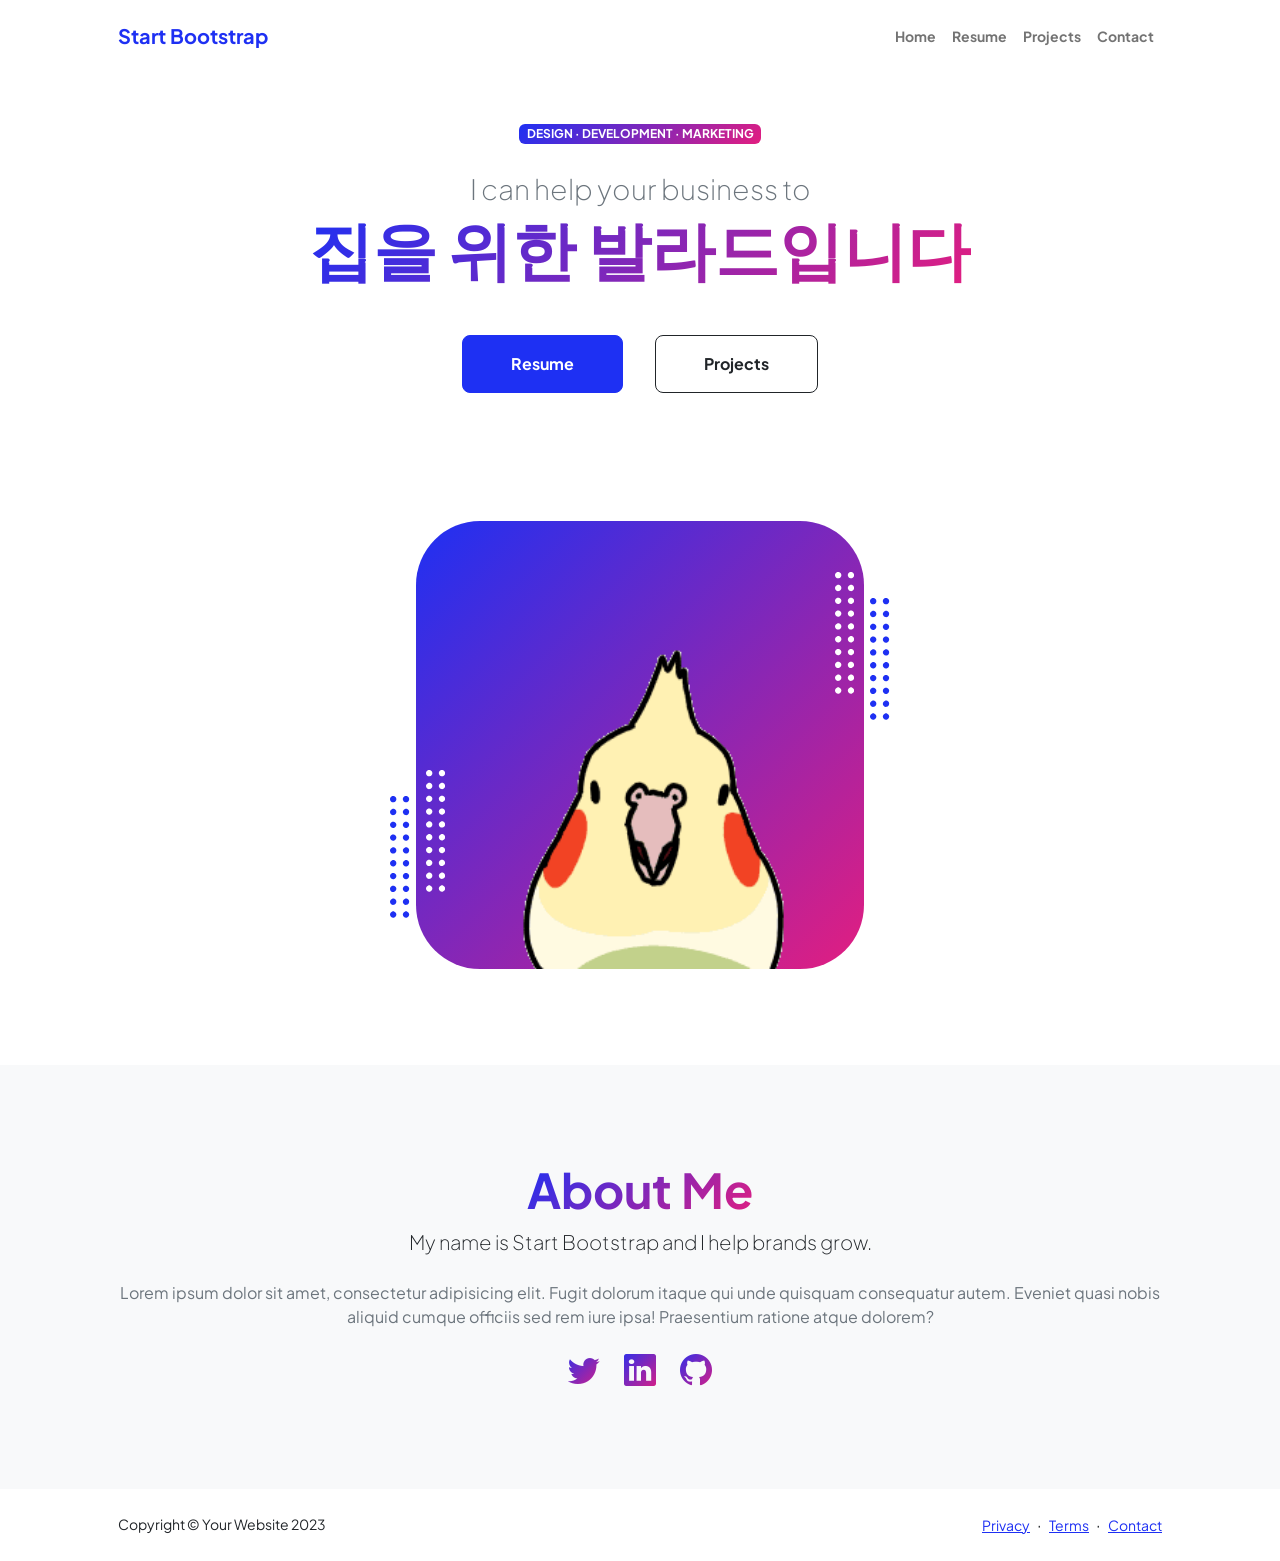
<file: index.html>
<!DOCTYPE html>
<html lang="en">
    <head>
        <meta charset="utf-8" />
        <meta name="viewport" content="width=device-width, initial-scale=1, shrink-to-fit=no" />
        <meta name="description" content="" />
        <meta name="author" content="" />
        <title>Personal - Start Bootstrap Theme</title>
        <!-- Favicon-->
        <link rel="icon" type="image/x-icon" href="assets/favicon.ico" />
        <!-- Custom Google font-->
        <link rel="preconnect" href="https://fonts.googleapis.com" />
        <link rel="preconnect" href="https://fonts.gstatic.com" crossorigin />
        <link href="https://fonts.googleapis.com/css2?family=Plus+Jakarta+Sans:wght@100;200;300;400;500;600;700;800;900&amp;display=swap" rel="stylesheet" />
        <!-- Bootstrap icons-->
        <link href="https://cdn.jsdelivr.net/npm/bootstrap-icons@1.8.1/font/bootstrap-icons.css" rel="stylesheet" />
        <!-- Core theme CSS (includes Bootstrap)-->
        <link href="css/styles.css" rel="stylesheet" />
    </head>
    <body class="d-flex flex-column h-100">
        <main class="flex-shrink-0">
            <!-- Navigation-->
            <nav class="navbar navbar-expand-lg navbar-light bg-white py-3">
                <div class="container px-5">
                    <a class="navbar-brand" href="index.html"><span class="fw-bolder text-primary">Start Bootstrap</span></a>
                    <button class="navbar-toggler" type="button" data-bs-toggle="collapse" data-bs-target="#navbarSupportedContent" aria-controls="navbarSupportedContent" aria-expanded="false" aria-label="Toggle navigation"><span class="navbar-toggler-icon"></span></button>
                    <div class="collapse navbar-collapse" id="navbarSupportedContent">
                        <ul class="navbar-nav ms-auto mb-2 mb-lg-0 small fw-bolder">
                            <li class="nav-item"><a class="nav-link" href="index.html">Home</a></li>
                            <li class="nav-item"><a class="nav-link" href="resume.html">Resume</a></li>
                            <li class="nav-item"><a class="nav-link" href="projects.html">Projects</a></li>
                            <li class="nav-item"><a class="nav-link" href="contact.html">Contact</a></li>
                        </ul>
                    </div>
                </div>
            </nav>
            <!-- Header-->
            <header class="py-5">
                <div class="container px-5 pb-5">
                    <div class="row gx-5 align-items-center">
                        <div class="col-xxl-5">
                            <!-- Header text content-->
                            <div class="text-center text-xxl-start">
                                <div class="badge bg-gradient-primary-to-secondary text-white mb-4"><div class="text-uppercase">Design &middot; Development &middot; Marketing</div></div>
                                <div class="fs-3 fw-light text-muted">I can help your business to</div>
                                <h1 class="display-3 fw-bolder mb-5"><span class="text-gradient d-inline">집을 위한 발라드입니다</span></h1>
                                <div class="d-grid gap-3 d-sm-flex justify-content-sm-center justify-content-xxl-start mb-3">
                                    <a class="btn btn-primary btn-lg px-5 py-3 me-sm-3 fs-6 fw-bolder" href="resume.html">Resume</a>
                                    <a class="btn btn-outline-dark btn-lg px-5 py-3 fs-6 fw-bolder" href="projects.html">Projects</a>
                                </div>
                            </div>
                        </div>
                        <div class="col-xxl-7">
                            <!-- Header profile picture-->
                            <div class="d-flex justify-content-center mt-5 mt-xxl-0">
                                <div class="profile bg-gradient-primary-to-secondary">
                                    <!-- TIP: For best results, use a photo with a transparent background like the demo example below-->
                                    <!-- Watch a tutorial on how to do this on YouTube (link)-->
                                    <img class="profile-img" src="assets/앵무얼굴.png" alt="..." />
                                    <div class="dots-1">
                                        <!-- SVG Dots-->
                                        <svg version="1.1" xmlns="http://www.w3.org/2000/svg" xmlns:xlink="http://www.w3.org/1999/xlink" x="0px" y="0px" viewBox="0 0 191.6 1215.4" style="enable-background: new 0 0 191.6 1215.4" xml:space="preserve">
                                            <g transform="translate(0.000000,1280.000000) scale(0.100000,-0.100000)">
                                                <path d="M227.7,12788.6c-105-35-200-141-222-248c-43-206,163-412,369-369c155,32,275,190,260,339c-11,105-90,213-190,262        C383.7,12801.6,289.7,12808.6,227.7,12788.6z"></path>
                                                <path d="M1507.7,12788.6c-151-50-253-216-222-362c25-119,136-230,254-255c194-41,395,142,375,339c-11,105-90,213-190,262        C1663.7,12801.6,1569.7,12808.6,1507.7,12788.6z"></path>
                                                <path d="M227.7,11508.6c-105-35-200-141-222-248c-43-206,163-412,369-369c155,32,275,190,260,339c-11,105-90,213-190,262        C383.7,11521.6,289.7,11528.6,227.7,11508.6z"></path>
                                                <path d="M1507.7,11508.6c-151-50-253-216-222-362c25-119,136-230,254-255c194-41,395,142,375,339c-11,105-90,213-190,262        C1663.7,11521.6,1569.7,11528.6,1507.7,11508.6z"></path>
                                                <path d="M227.7,10228.6c-105-35-200-141-222-248c-43-206,163-412,369-369c155,32,275,190,260,339c-11,105-90,213-190,262        C383.7,10241.6,289.7,10248.6,227.7,10228.6z"></path>
                                                <path d="M1507.7,10228.6c-105-35-200-141-222-248c-43-206,163-412,369-369c155,32,275,190,260,339c-11,105-90,213-190,262        C1663.7,10241.6,1569.7,10248.6,1507.7,10228.6z"></path>
                                                <path d="M227.7,8948.6c-105-35-200-141-222-248c-43-206,163-412,369-369c155,32,275,190,260,339c-11,105-90,213-190,262        C383.7,8961.6,289.7,8968.6,227.7,8948.6z"></path>
                                                <path d="M1507.7,8948.6c-105-35-200-141-222-248c-43-206,163-412,369-369c155,32,275,190,260,339c-11,105-90,213-190,262        C1663.7,8961.6,1569.7,8968.6,1507.7,8948.6z"></path>
                                                <path d="M227.7,7668.6c-105-35-200-141-222-248c-43-206,163-412,369-369c155,32,275,190,260,339c-11,105-90,213-190,262        C383.7,7681.6,289.7,7688.6,227.7,7668.6z"></path>
                                                <path d="M1507.7,7668.6c-105-35-200-141-222-248c-43-206,163-412,369-369c155,32,275,190,260,339c-11,105-90,213-190,262        C1663.7,7681.6,1569.7,7688.6,1507.7,7668.6z"></path>
                                                <path d="M227.7,6388.6c-105-35-200-141-222-248c-43-206,163-412,369-369c155,32,275,190,260,339c-11,105-90,213-190,262        C383.7,6401.6,289.7,6408.6,227.7,6388.6z"></path>
                                                <path d="M1507.7,6388.6c-105-35-200-141-222-248c-43-206,163-412,369-369c155,32,275,190,260,339c-11,105-90,213-190,262        C1663.7,6401.6,1569.7,6408.6,1507.7,6388.6z"></path>
                                                <path d="M227.7,5108.6c-105-35-200-141-222-248c-43-206,163-412,369-369c155,32,275,190,260,339c-11,105-90,213-190,262        C383.7,5121.6,289.7,5128.6,227.7,5108.6z"></path>
                                                <path d="M1507.7,5108.6c-105-35-200-141-222-248c-43-206,163-412,369-369c155,32,275,190,260,339c-11,105-90,213-190,262        C1663.7,5121.6,1569.7,5128.6,1507.7,5108.6z"></path>
                                                <path d="M227.7,3828.6c-105-35-200-141-222-248c-43-206,163-412,369-369c155,32,275,190,260,339c-11,105-90,213-190,262        C383.7,3841.6,289.7,3848.6,227.7,3828.6z"></path>
                                                <path d="M1507.7,3828.6c-105-35-200-141-222-248c-43-206,163-412,369-369c155,32,275,190,260,339c-11,105-90,213-190,262        C1663.7,3841.6,1569.7,3848.6,1507.7,3828.6z"></path>
                                                <path d="M227.7,2548.6c-105-35-200-141-222-248c-43-206,163-412,369-369c155,32,275,190,260,339c-11,105-90,213-190,262        C383.7,2561.6,289.7,2568.6,227.7,2548.6z"></path>
                                                <path d="M1507.7,2548.6c-105-35-200-141-222-248c-43-206,163-412,369-369c155,32,275,190,260,339c-11,105-90,213-190,262        C1663.7,2561.6,1569.7,2568.6,1507.7,2548.6z"></path>
                                                <path d="M227.7,1268.6c-105-35-200-141-222-248c-43-206,163-412,369-369c155,32,275,190,260,339c-11,105-90,213-190,262        C383.7,1281.6,289.7,1288.6,227.7,1268.6z"></path>
                                                <path d="M1507.7,1268.6c-105-35-200-141-222-248c-43-206,163-412,369-369c155,32,275,190,260,339c-11,105-90,213-190,262        C1663.7,1281.6,1569.7,1288.6,1507.7,1268.6z"></path>
                                            </g>
                                        </svg>
                                        <!-- END of SVG dots-->
                                    </div>
                                    <div class="dots-2">
                                        <!-- SVG Dots-->
                                        <svg version="1.1" xmlns="http://www.w3.org/2000/svg" xmlns:xlink="http://www.w3.org/1999/xlink" x="0px" y="0px" viewBox="0 0 191.6 1215.4" style="enable-background: new 0 0 191.6 1215.4" xml:space="preserve">
                                            <g transform="translate(0.000000,1280.000000) scale(0.100000,-0.100000)">
                                                <path d="M227.7,12788.6c-105-35-200-141-222-248c-43-206,163-412,369-369c155,32,275,190,260,339c-11,105-90,213-190,262        C383.7,12801.6,289.7,12808.6,227.7,12788.6z"></path>
                                                <path d="M1507.7,12788.6c-151-50-253-216-222-362c25-119,136-230,254-255c194-41,395,142,375,339c-11,105-90,213-190,262        C1663.7,12801.6,1569.7,12808.6,1507.7,12788.6z"></path>
                                                <path d="M227.7,11508.6c-105-35-200-141-222-248c-43-206,163-412,369-369c155,32,275,190,260,339c-11,105-90,213-190,262        C383.7,11521.6,289.7,11528.6,227.7,11508.6z"></path>
                                                <path d="M1507.7,11508.6c-151-50-253-216-222-362c25-119,136-230,254-255c194-41,395,142,375,339c-11,105-90,213-190,262        C1663.7,11521.6,1569.7,11528.6,1507.7,11508.6z"></path>
                                                <path d="M227.7,10228.6c-105-35-200-141-222-248c-43-206,163-412,369-369c155,32,275,190,260,339c-11,105-90,213-190,262        C383.7,10241.6,289.7,10248.6,227.7,10228.6z"></path>
                                                <path d="M1507.7,10228.6c-105-35-200-141-222-248c-43-206,163-412,369-369c155,32,275,190,260,339c-11,105-90,213-190,262        C1663.7,10241.6,1569.7,10248.6,1507.7,10228.6z"></path>
                                                <path d="M227.7,8948.6c-105-35-200-141-222-248c-43-206,163-412,369-369c155,32,275,190,260,339c-11,105-90,213-190,262        C383.7,8961.6,289.7,8968.6,227.7,8948.6z"></path>
                                                <path d="M1507.7,8948.6c-105-35-200-141-222-248c-43-206,163-412,369-369c155,32,275,190,260,339c-11,105-90,213-190,262        C1663.7,8961.6,1569.7,8968.6,1507.7,8948.6z"></path>
                                                <path d="M227.7,7668.6c-105-35-200-141-222-248c-43-206,163-412,369-369c155,32,275,190,260,339c-11,105-90,213-190,262        C383.7,7681.6,289.7,7688.6,227.7,7668.6z"></path>
                                                <path d="M1507.7,7668.6c-105-35-200-141-222-248c-43-206,163-412,369-369c155,32,275,190,260,339c-11,105-90,213-190,262        C1663.7,7681.6,1569.7,7688.6,1507.7,7668.6z"></path>
                                                <path d="M227.7,6388.6c-105-35-200-141-222-248c-43-206,163-412,369-369c155,32,275,190,260,339c-11,105-90,213-190,262        C383.7,6401.6,289.7,6408.6,227.7,6388.6z"></path>
                                                <path d="M1507.7,6388.6c-105-35-200-141-222-248c-43-206,163-412,369-369c155,32,275,190,260,339c-11,105-90,213-190,262        C1663.7,6401.6,1569.7,6408.6,1507.7,6388.6z"></path>
                                                <path d="M227.7,5108.6c-105-35-200-141-222-248c-43-206,163-412,369-369c155,32,275,190,260,339c-11,105-90,213-190,262        C383.7,5121.6,289.7,5128.6,227.7,5108.6z"></path>
                                                <path d="M1507.7,5108.6c-105-35-200-141-222-248c-43-206,163-412,369-369c155,32,275,190,260,339c-11,105-90,213-190,262        C1663.7,5121.6,1569.7,5128.6,1507.7,5108.6z"></path>
                                                <path d="M227.7,3828.6c-105-35-200-141-222-248c-43-206,163-412,369-369c155,32,275,190,260,339c-11,105-90,213-190,262        C383.7,3841.6,289.7,3848.6,227.7,3828.6z"></path>
                                                <path d="M1507.7,3828.6c-105-35-200-141-222-248c-43-206,163-412,369-369c155,32,275,190,260,339c-11,105-90,213-190,262        C1663.7,3841.6,1569.7,3848.6,1507.7,3828.6z"></path>
                                                <path d="M227.7,2548.6c-105-35-200-141-222-248c-43-206,163-412,369-369c155,32,275,190,260,339c-11,105-90,213-190,262        C383.7,2561.6,289.7,2568.6,227.7,2548.6z"></path>
                                                <path d="M1507.7,2548.6c-105-35-200-141-222-248c-43-206,163-412,369-369c155,32,275,190,260,339c-11,105-90,213-190,262        C1663.7,2561.6,1569.7,2568.6,1507.7,2548.6z"></path>
                                                <path d="M227.7,1268.6c-105-35-200-141-222-248c-43-206,163-412,369-369c155,32,275,190,260,339c-11,105-90,213-190,262        C383.7,1281.6,289.7,1288.6,227.7,1268.6z"></path>
                                                <path d="M1507.7,1268.6c-105-35-200-141-222-248c-43-206,163-412,369-369c155,32,275,190,260,339c-11,105-90,213-190,262        C1663.7,1281.6,1569.7,1288.6,1507.7,1268.6z"></path>
                                            </g>
                                        </svg>
                                        <!-- END of SVG dots-->
                                    </div>
                                    <div class="dots-3">
                                        <!-- SVG Dots-->
                                        <svg version="1.1" xmlns="http://www.w3.org/2000/svg" xmlns:xlink="http://www.w3.org/1999/xlink" x="0px" y="0px" viewBox="0 0 191.6 1215.4" style="enable-background: new 0 0 191.6 1215.4" xml:space="preserve">
                                            <g transform="translate(0.000000,1280.000000) scale(0.100000,-0.100000)">
                                                <path d="M227.7,12788.6c-105-35-200-141-222-248c-43-206,163-412,369-369c155,32,275,190,260,339c-11,105-90,213-190,262        C383.7,12801.6,289.7,12808.6,227.7,12788.6z"></path>
                                                <path d="M1507.7,12788.6c-151-50-253-216-222-362c25-119,136-230,254-255c194-41,395,142,375,339c-11,105-90,213-190,262        C1663.7,12801.6,1569.7,12808.6,1507.7,12788.6z"></path>
                                                <path d="M227.7,11508.6c-105-35-200-141-222-248c-43-206,163-412,369-369c155,32,275,190,260,339c-11,105-90,213-190,262        C383.7,11521.6,289.7,11528.6,227.7,11508.6z"></path>
                                                <path d="M1507.7,11508.6c-151-50-253-216-222-362c25-119,136-230,254-255c194-41,395,142,375,339c-11,105-90,213-190,262        C1663.7,11521.6,1569.7,11528.6,1507.7,11508.6z"></path>
                                                <path d="M227.7,10228.6c-105-35-200-141-222-248c-43-206,163-412,369-369c155,32,275,190,260,339c-11,105-90,213-190,262        C383.7,10241.6,289.7,10248.6,227.7,10228.6z"></path>
                                                <path d="M1507.7,10228.6c-105-35-200-141-222-248c-43-206,163-412,369-369c155,32,275,190,260,339c-11,105-90,213-190,262        C1663.7,10241.6,1569.7,10248.6,1507.7,10228.6z"></path>
                                                <path d="M227.7,8948.6c-105-35-200-141-222-248c-43-206,163-412,369-369c155,32,275,190,260,339c-11,105-90,213-190,262        C383.7,8961.6,289.7,8968.6,227.7,8948.6z"></path>
                                                <path d="M1507.7,8948.6c-105-35-200-141-222-248c-43-206,163-412,369-369c155,32,275,190,260,339c-11,105-90,213-190,262        C1663.7,8961.6,1569.7,8968.6,1507.7,8948.6z"></path>
                                                <path d="M227.7,7668.6c-105-35-200-141-222-248c-43-206,163-412,369-369c155,32,275,190,260,339c-11,105-90,213-190,262        C383.7,7681.6,289.7,7688.6,227.7,7668.6z"></path>
                                                <path d="M1507.7,7668.6c-105-35-200-141-222-248c-43-206,163-412,369-369c155,32,275,190,260,339c-11,105-90,213-190,262        C1663.7,7681.6,1569.7,7688.6,1507.7,7668.6z"></path>
                                                <path d="M227.7,6388.6c-105-35-200-141-222-248c-43-206,163-412,369-369c155,32,275,190,260,339c-11,105-90,213-190,262        C383.7,6401.6,289.7,6408.6,227.7,6388.6z"></path>
                                                <path d="M1507.7,6388.6c-105-35-200-141-222-248c-43-206,163-412,369-369c155,32,275,190,260,339c-11,105-90,213-190,262        C1663.7,6401.6,1569.7,6408.6,1507.7,6388.6z"></path>
                                                <path d="M227.7,5108.6c-105-35-200-141-222-248c-43-206,163-412,369-369c155,32,275,190,260,339c-11,105-90,213-190,262        C383.7,5121.6,289.7,5128.6,227.7,5108.6z"></path>
                                                <path d="M1507.7,5108.6c-105-35-200-141-222-248c-43-206,163-412,369-369c155,32,275,190,260,339c-11,105-90,213-190,262        C1663.7,5121.6,1569.7,5128.6,1507.7,5108.6z"></path>
                                                <path d="M227.7,3828.6c-105-35-200-141-222-248c-43-206,163-412,369-369c155,32,275,190,260,339c-11,105-90,213-190,262        C383.7,3841.6,289.7,3848.6,227.7,3828.6z"></path>
                                                <path d="M1507.7,3828.6c-105-35-200-141-222-248c-43-206,163-412,369-369c155,32,275,190,260,339c-11,105-90,213-190,262        C1663.7,3841.6,1569.7,3848.6,1507.7,3828.6z"></path>
                                                <path d="M227.7,2548.6c-105-35-200-141-222-248c-43-206,163-412,369-369c155,32,275,190,260,339c-11,105-90,213-190,262        C383.7,2561.6,289.7,2568.6,227.7,2548.6z"></path>
                                                <path d="M1507.7,2548.6c-105-35-200-141-222-248c-43-206,163-412,369-369c155,32,275,190,260,339c-11,105-90,213-190,262        C1663.7,2561.6,1569.7,2568.6,1507.7,2548.6z"></path>
                                                <path d="M227.7,1268.6c-105-35-200-141-222-248c-43-206,163-412,369-369c155,32,275,190,260,339c-11,105-90,213-190,262        C383.7,1281.6,289.7,1288.6,227.7,1268.6z"></path>
                                                <path d="M1507.7,1268.6c-105-35-200-141-222-248c-43-206,163-412,369-369c155,32,275,190,260,339c-11,105-90,213-190,262        C1663.7,1281.6,1569.7,1288.6,1507.7,1268.6z"></path>
                                            </g>
                                        </svg>
                                        <!-- END of SVG dots-->
                                    </div>
                                    <div class="dots-4">
                                        <!-- SVG Dots-->
                                        <svg version="1.1" xmlns="http://www.w3.org/2000/svg" xmlns:xlink="http://www.w3.org/1999/xlink" x="0px" y="0px" viewBox="0 0 191.6 1215.4" style="enable-background: new 0 0 191.6 1215.4" xml:space="preserve">
                                            <g transform="translate(0.000000,1280.000000) scale(0.100000,-0.100000)">
                                                <path d="M227.7,12788.6c-105-35-200-141-222-248c-43-206,163-412,369-369c155,32,275,190,260,339c-11,105-90,213-190,262        C383.7,12801.6,289.7,12808.6,227.7,12788.6z"></path>
                                                <path d="M1507.7,12788.6c-151-50-253-216-222-362c25-119,136-230,254-255c194-41,395,142,375,339c-11,105-90,213-190,262        C1663.7,12801.6,1569.7,12808.6,1507.7,12788.6z"></path>
                                                <path d="M227.7,11508.6c-105-35-200-141-222-248c-43-206,163-412,369-369c155,32,275,190,260,339c-11,105-90,213-190,262        C383.7,11521.6,289.7,11528.6,227.7,11508.6z"></path>
                                                <path d="M1507.7,11508.6c-151-50-253-216-222-362c25-119,136-230,254-255c194-41,395,142,375,339c-11,105-90,213-190,262        C1663.7,11521.6,1569.7,11528.6,1507.7,11508.6z"></path>
                                                <path d="M227.7,10228.6c-105-35-200-141-222-248c-43-206,163-412,369-369c155,32,275,190,260,339c-11,105-90,213-190,262        C383.7,10241.6,289.7,10248.6,227.7,10228.6z"></path>
                                                <path d="M1507.7,10228.6c-105-35-200-141-222-248c-43-206,163-412,369-369c155,32,275,190,260,339c-11,105-90,213-190,262        C1663.7,10241.6,1569.7,10248.6,1507.7,10228.6z"></path>
                                                <path d="M227.7,8948.6c-105-35-200-141-222-248c-43-206,163-412,369-369c155,32,275,190,260,339c-11,105-90,213-190,262        C383.7,8961.6,289.7,8968.6,227.7,8948.6z"></path>
                                                <path d="M1507.7,8948.6c-105-35-200-141-222-248c-43-206,163-412,369-369c155,32,275,190,260,339c-11,105-90,213-190,262        C1663.7,8961.6,1569.7,8968.6,1507.7,8948.6z"></path>
                                                <path d="M227.7,7668.6c-105-35-200-141-222-248c-43-206,163-412,369-369c155,32,275,190,260,339c-11,105-90,213-190,262        C383.7,7681.6,289.7,7688.6,227.7,7668.6z"></path>
                                                <path d="M1507.7,7668.6c-105-35-200-141-222-248c-43-206,163-412,369-369c155,32,275,190,260,339c-11,105-90,213-190,262        C1663.7,7681.6,1569.7,7688.6,1507.7,7668.6z"></path>
                                                <path d="M227.7,6388.6c-105-35-200-141-222-248c-43-206,163-412,369-369c155,32,275,190,260,339c-11,105-90,213-190,262        C383.7,6401.6,289.7,6408.6,227.7,6388.6z"></path>
                                                <path d="M1507.7,6388.6c-105-35-200-141-222-248c-43-206,163-412,369-369c155,32,275,190,260,339c-11,105-90,213-190,262        C1663.7,6401.6,1569.7,6408.6,1507.7,6388.6z"></path>
                                                <path d="M227.7,5108.6c-105-35-200-141-222-248c-43-206,163-412,369-369c155,32,275,190,260,339c-11,105-90,213-190,262        C383.7,5121.6,289.7,5128.6,227.7,5108.6z"></path>
                                                <path d="M1507.7,5108.6c-105-35-200-141-222-248c-43-206,163-412,369-369c155,32,275,190,260,339c-11,105-90,213-190,262        C1663.7,5121.6,1569.7,5128.6,1507.7,5108.6z"></path>
                                                <path d="M227.7,3828.6c-105-35-200-141-222-248c-43-206,163-412,369-369c155,32,275,190,260,339c-11,105-90,213-190,262        C383.7,3841.6,289.7,3848.6,227.7,3828.6z"></path>
                                                <path d="M1507.7,3828.6c-105-35-200-141-222-248c-43-206,163-412,369-369c155,32,275,190,260,339c-11,105-90,213-190,262        C1663.7,3841.6,1569.7,3848.6,1507.7,3828.6z"></path>
                                                <path d="M227.7,2548.6c-105-35-200-141-222-248c-43-206,163-412,369-369c155,32,275,190,260,339c-11,105-90,213-190,262        C383.7,2561.6,289.7,2568.6,227.7,2548.6z"></path>
                                                <path d="M1507.7,2548.6c-105-35-200-141-222-248c-43-206,163-412,369-369c155,32,275,190,260,339c-11,105-90,213-190,262        C1663.7,2561.6,1569.7,2568.6,1507.7,2548.6z"></path>
                                                <path d="M227.7,1268.6c-105-35-200-141-222-248c-43-206,163-412,369-369c155,32,275,190,260,339c-11,105-90,213-190,262        C383.7,1281.6,289.7,1288.6,227.7,1268.6z"></path>
                                                <path d="M1507.7,1268.6c-105-35-200-141-222-248c-43-206,163-412,369-369c155,32,275,190,260,339c-11,105-90,213-190,262        C1663.7,1281.6,1569.7,1288.6,1507.7,1268.6z"></path>
                                            </g>
                                        </svg>
                                        <!-- END of SVG dots-->
                                    </div>
                                </div>
                            </div>
                        </div>
                    </div>
                </div>
            </header>
            <!-- About Section-->
            <section class="bg-light py-5">
                <div class="container px-5">
                    <div class="row gx-5 justify-content-center">
                        <div class="col-xxl-8">
                            <div class="text-center my-5">
                                <h2 class="display-5 fw-bolder"><span class="text-gradient d-inline">About Me</span></h2>
                                <p class="lead fw-light mb-4">My name is Start Bootstrap and I help brands grow.</p>
                                <p class="text-muted">Lorem ipsum dolor sit amet, consectetur adipisicing elit. Fugit dolorum itaque qui unde quisquam consequatur autem. Eveniet quasi nobis aliquid cumque officiis sed rem iure ipsa! Praesentium ratione atque dolorem?</p>
                                <div class="d-flex justify-content-center fs-2 gap-4">
                                    <a class="text-gradient" href="#!"><i class="bi bi-twitter"></i></a>
                                    <a class="text-gradient" href="#!"><i class="bi bi-linkedin"></i></a>
                                    <a class="text-gradient" href="#!"><i class="bi bi-github"></i></a>
                                </div>
                            </div>
                        </div>
                    </div>
                </div>
            </section>
        </main>
        <!-- Footer-->
        <footer class="bg-white py-4 mt-auto">
            <div class="container px-5">
                <div class="row align-items-center justify-content-between flex-column flex-sm-row">
                    <div class="col-auto"><div class="small m-0">Copyright &copy; Your Website 2023</div></div>
                    <div class="col-auto">
                        <a class="small" href="#!">Privacy</a>
                        <span class="mx-1">&middot;</span>
                        <a class="small" href="#!">Terms</a>
                        <span class="mx-1">&middot;</span>
                        <a class="small" href="#!">Contact</a>
                    </div>
                </div>
            </div>
        </footer>
        <!-- Bootstrap core JS-->
        <script src="https://cdn.jsdelivr.net/npm/bootstrap@5.2.3/dist/js/bootstrap.bundle.min.js"></script>
        <!-- Core theme JS-->
        <script src="js/scripts.js"></script>
    </body>
</html>
</file>
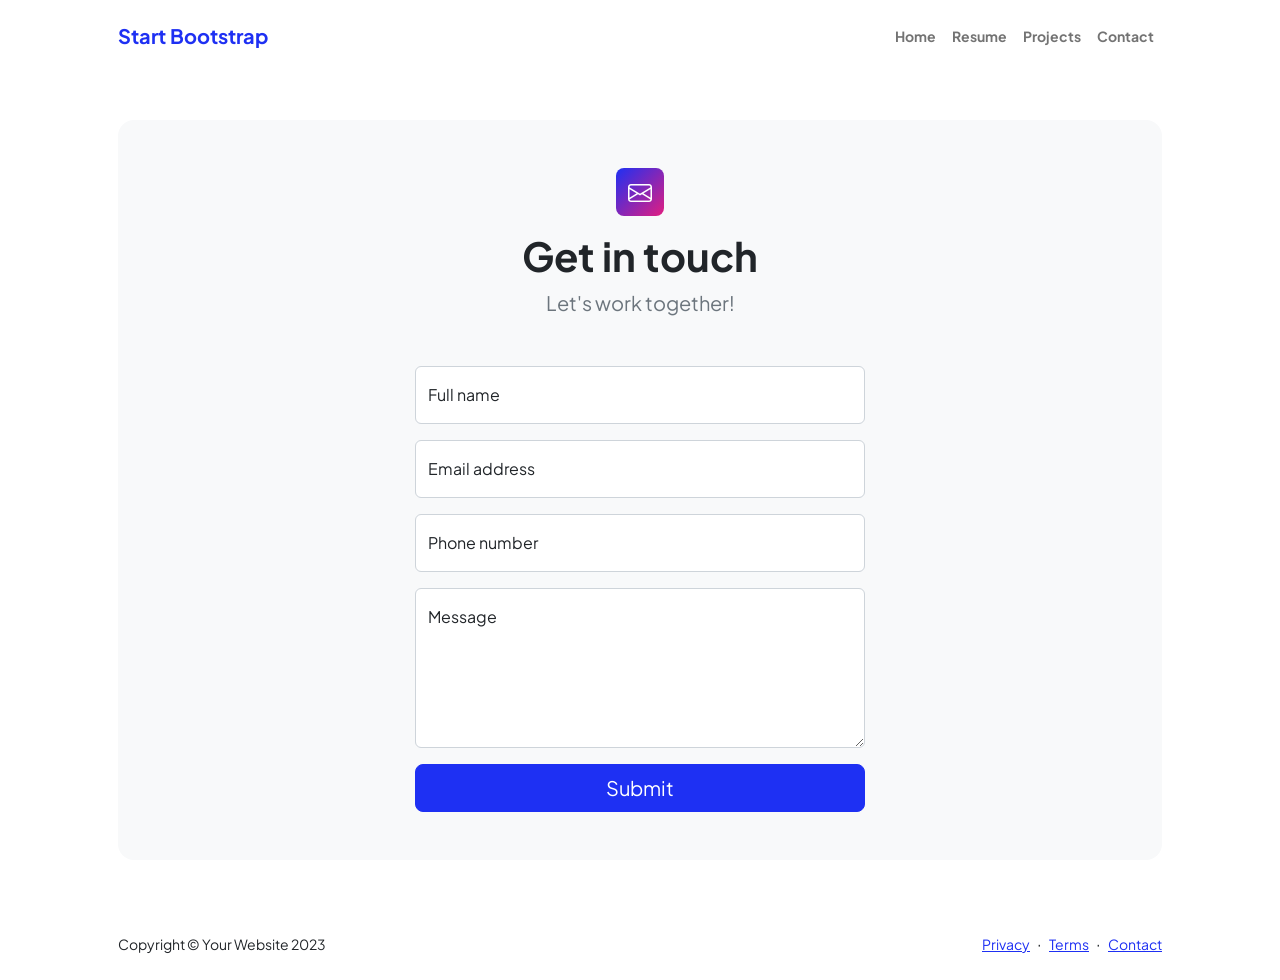
<file: contact.html>
<!DOCTYPE html>
<html lang="en">
    <head>
        <meta charset="utf-8" />
        <meta name="viewport" content="width=device-width, initial-scale=1, shrink-to-fit=no" />
        <meta name="description" content />
        <meta name="author" content />
        <title>Modern Business - Start Bootstrap Template</title>
        <!-- Favicon-->
        <link rel="icon" type="image/x-icon" href="assets/favicon.ico" />
        <!-- Custom Google font-->
        <link rel="preconnect" href="https://fonts.googleapis.com" />
        <link rel="preconnect" href="https://fonts.gstatic.com" crossorigin />
        <link href="https://fonts.googleapis.com/css2?family=Plus+Jakarta+Sans:wght@100;200;300;400;500;600;700;800;900&amp;display=swap" rel="stylesheet" />
        <!-- Bootstrap icons-->
        <link href="https://cdn.jsdelivr.net/npm/bootstrap-icons@1.8.1/font/bootstrap-icons.css" rel="stylesheet" />
        <!-- Core theme CSS (includes Bootstrap)-->
        <link href="css/styles.css" rel="stylesheet" />
    </head>
    <body class="d-flex flex-column">
        <main class="flex-shrink-0">
            <!-- Navigation-->
            <nav class="navbar navbar-expand-lg navbar-light bg-white py-3">
                <div class="container px-5">
                    <a class="navbar-brand" href="index.html"><span class="fw-bolder text-primary">Start Bootstrap</span></a>
                    <button class="navbar-toggler" type="button" data-bs-toggle="collapse" data-bs-target="#navbarSupportedContent" aria-controls="navbarSupportedContent" aria-expanded="false" aria-label="Toggle navigation"><span class="navbar-toggler-icon"></span></button>
                    <div class="collapse navbar-collapse" id="navbarSupportedContent">
                        <ul class="navbar-nav ms-auto mb-2 mb-lg-0 small fw-bolder">
                            <li class="nav-item"><a class="nav-link" href="index.html">Home</a></li>
                            <li class="nav-item"><a class="nav-link" href="resume.html">Resume</a></li>
                            <li class="nav-item"><a class="nav-link" href="projects.html">Projects</a></li>
                            <li class="nav-item"><a class="nav-link" href="contact.html">Contact</a></li>
                        </ul>
                    </div>
                </div>
            </nav>
            <!-- Page content-->
            <section class="py-5">
                <div class="container px-5">
                    <!-- Contact form-->
                    <div class="bg-light rounded-4 py-5 px-4 px-md-5">
                        <div class="text-center mb-5">
                            <div class="feature bg-primary bg-gradient-primary-to-secondary text-white rounded-3 mb-3"><i class="bi bi-envelope"></i></div>
                            <h1 class="fw-bolder">Get in touch</h1>
                            <p class="lead fw-normal text-muted mb-0">Let's work together!</p>
                        </div>
                        <div class="row gx-5 justify-content-center">
                            <div class="col-lg-8 col-xl-6">
                                <!-- * * * * * * * * * * * * * * *-->
                                <!-- * * SB Forms Contact Form * *-->
                                <!-- * * * * * * * * * * * * * * *-->
                                <!-- This form is pre-integrated with SB Forms.-->
                                <!-- To make this form functional, sign up at-->
                                <!-- https://startbootstrap.com/solution/contact-forms-->
                                <!-- to get an API token!-->
                                <!-- Contact Form (Powered by Formspree) -->
                                <!-- TODO: Replace 'YOUR_FORMSPREE_ID' with your actual Formspree ID after signing up at https://formspree.io/ -->
                                <form id="contactForm" action="https://formspree.io/f/xpqykwgn" method="POST">
                                    <!-- Name input-->
                                    <div class="form-floating mb-3">
                                        <input class="form-control" id="name" name="name" type="text" placeholder="Enter your name..." required />
                                        <label for="name">Full name</label>
                                    </div>
                                    <!-- Email address input-->
                                    <div class="form-floating mb-3">
                                        <input class="form-control" id="email" name="email" type="email" placeholder="name@example.com" required />
                                        <label for="email">Email address</label>
                                    </div>
                                    <!-- Phone number input-->
                                    <div class="form-floating mb-3">
                                        <input class="form-control" id="phone" name="phone" type="tel" placeholder="(123) 456-7890" required />
                                        <label for="phone">Phone number</label>
                                    </div>
                                    <!-- Message input-->
                                    <div class="form-floating mb-3">
                                        <textarea class="form-control" id="message" name="message" type="text" placeholder="Enter your message here..." style="height: 10rem" required></textarea>
                                        <label for="message">Message</label>
                                    </div>
                                    
                                    <!-- Submit success message (Visible after Formspree redirect or via JS) -->
                                    <div class="d-none" id="submitSuccessMessage">
                                        <div class="text-center mb-3">
                                            <div class="fw-bolder">Form submission successful!</div>
                                            Thank you for contacting me.
                                        </div>
                                    </div>
                                    <!-- Submit error message -->
                                    <div class="d-none" id="submitErrorMessage">
                                        <div class="text-center text-danger mb-3">Error sending message! Please check your Formspree ID.</div>
                                    </div>

                                    <!-- Submit Button-->
                                    <div class="d-grid"><button class="btn btn-primary btn-lg" id="submitButton" type="submit">Submit</button></div>
                                </form>
                            </div>
                        </div>
                    </div>
                </div>
            </section>
        </main>
        <!-- Footer-->
        <footer class="bg-white py-4 mt-auto">
            <div class="container px-5">
                <div class="row align-items-center justify-content-between flex-column flex-sm-row">
                    <div class="col-auto"><div class="small m-0">Copyright &copy; Your Website 2023</div></div>
                    <div class="col-auto">
                        <a class="small" href="#!">Privacy</a>
                        <span class="mx-1">&middot;</span>
                        <a class="small" href="#!">Terms</a>
                        <span class="mx-1">&middot;</span>
                        <a class="small" href="#!">Contact</a>
                    </div>
                </div>
            </div>
        </footer>
        <!-- Bootstrap core JS-->
        <script src="https://cdn.jsdelivr.net/npm/bootstrap@5.2.3/dist/js/bootstrap.bundle.min.js"></script>
        <!-- Core theme JS-->
        <script src="js/scripts.js"></script>
    </body>
</html>
</file>
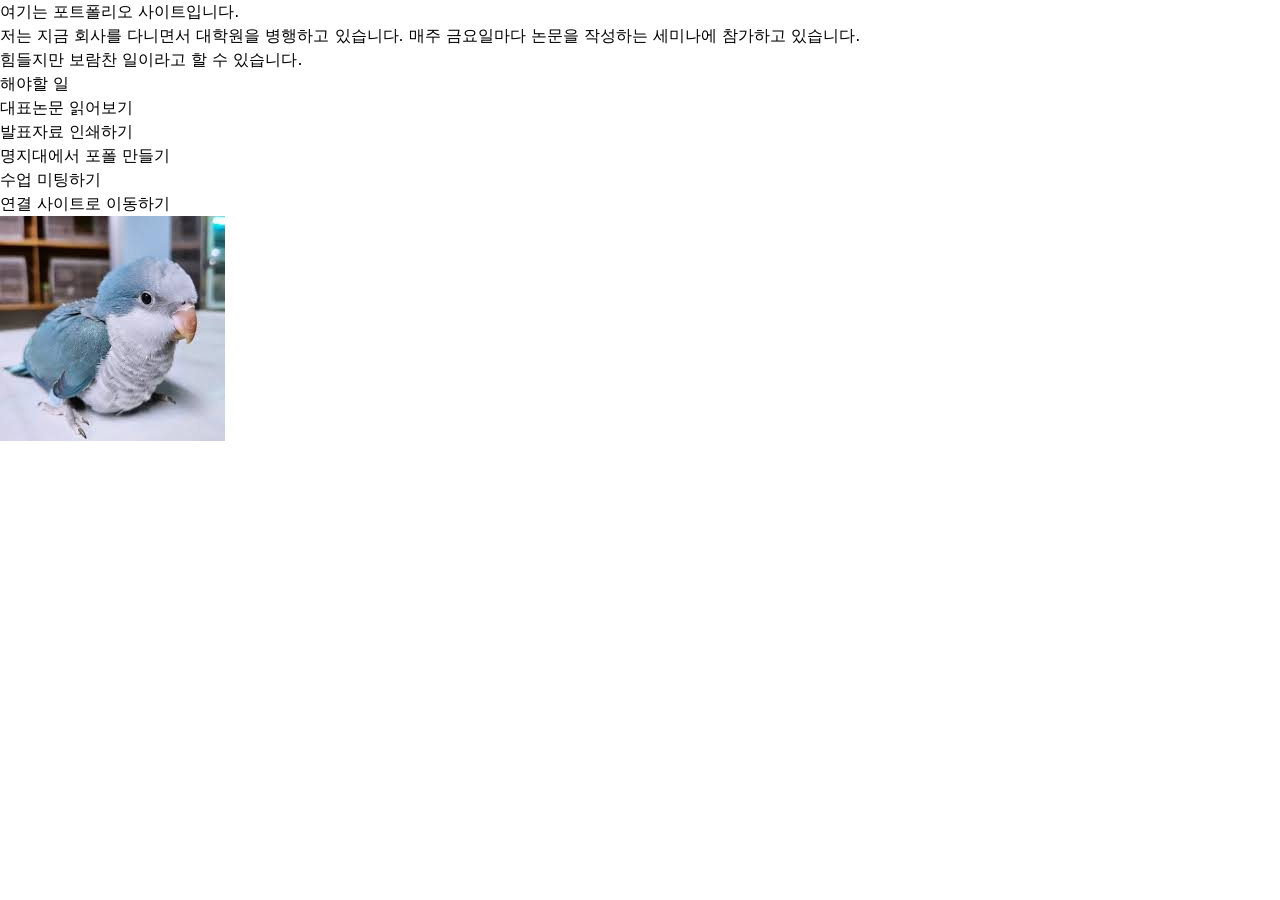
<file: main.html>
<!DOCTYPE html>
<html lang='ko'>
<head>
	<title>김준영의 포트폴리오</title>
	<link rel='stylesheet' href='./main.css' >
</head>
<body>
	<div class='container'> 
	<h1>여기는 포트폴리오 사이트입니다.</h1>

<p> 저는 지금 회사를 다니면서 대학원을 병행하고 있습니다. 매주 금요일마다 논문을 작성하는 세미나에 참가하고 있습니다. <br>
힘들지만 보람찬 일이라고 할 수 있습니다.</p>
	</div>


	<div>
	<h2>해야할 일</h2>
	<ul>
		<li>대표논문 읽어보기</li>
		<li>발표자료 인쇄하기</li>
	</ul>
	<ol>
		<li>명지대에서 포폴 만들기</li>
		<li>수업 미팅하기</li>
	</ol>

	<a href='https://www.naver.com/' >
	연결 사이트로 이동하기 </a>
	<img src='./profile.jpg' alt='대표이미지사진'>
	</div>
</body>
</file>
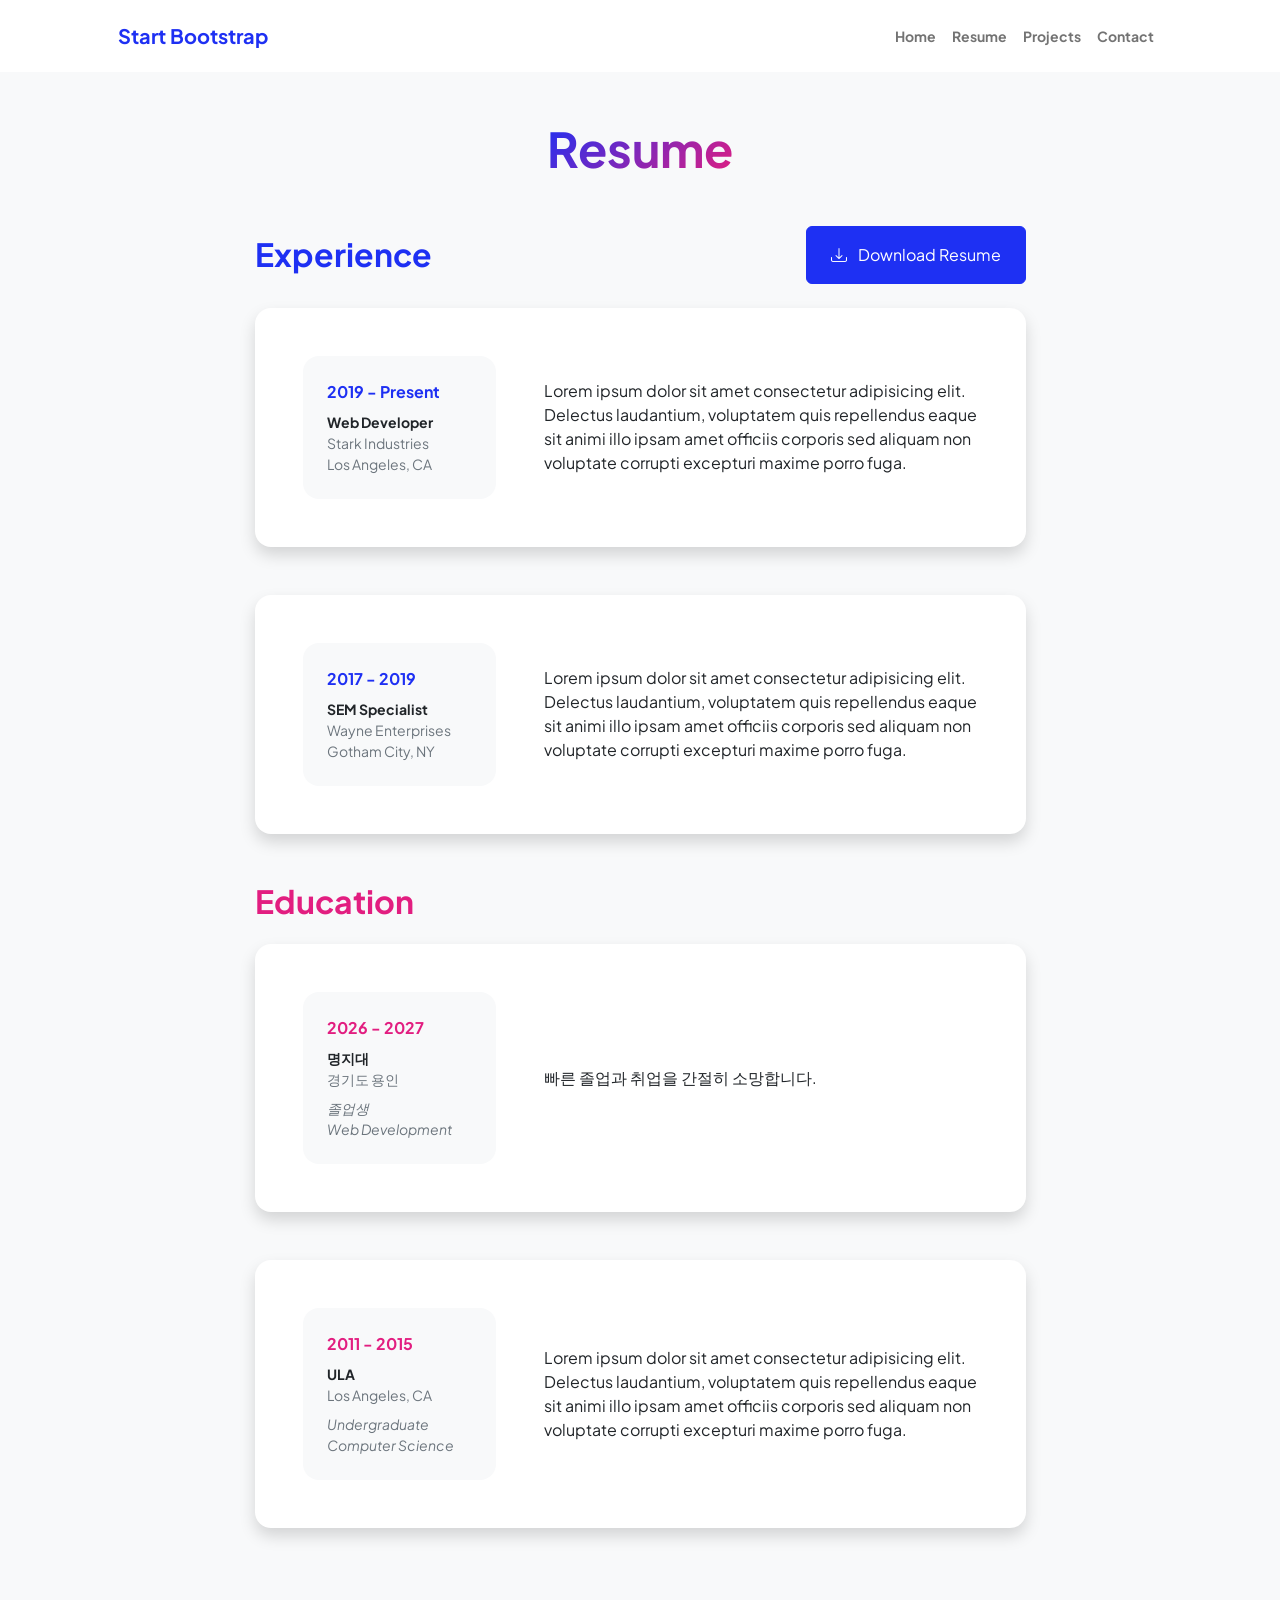
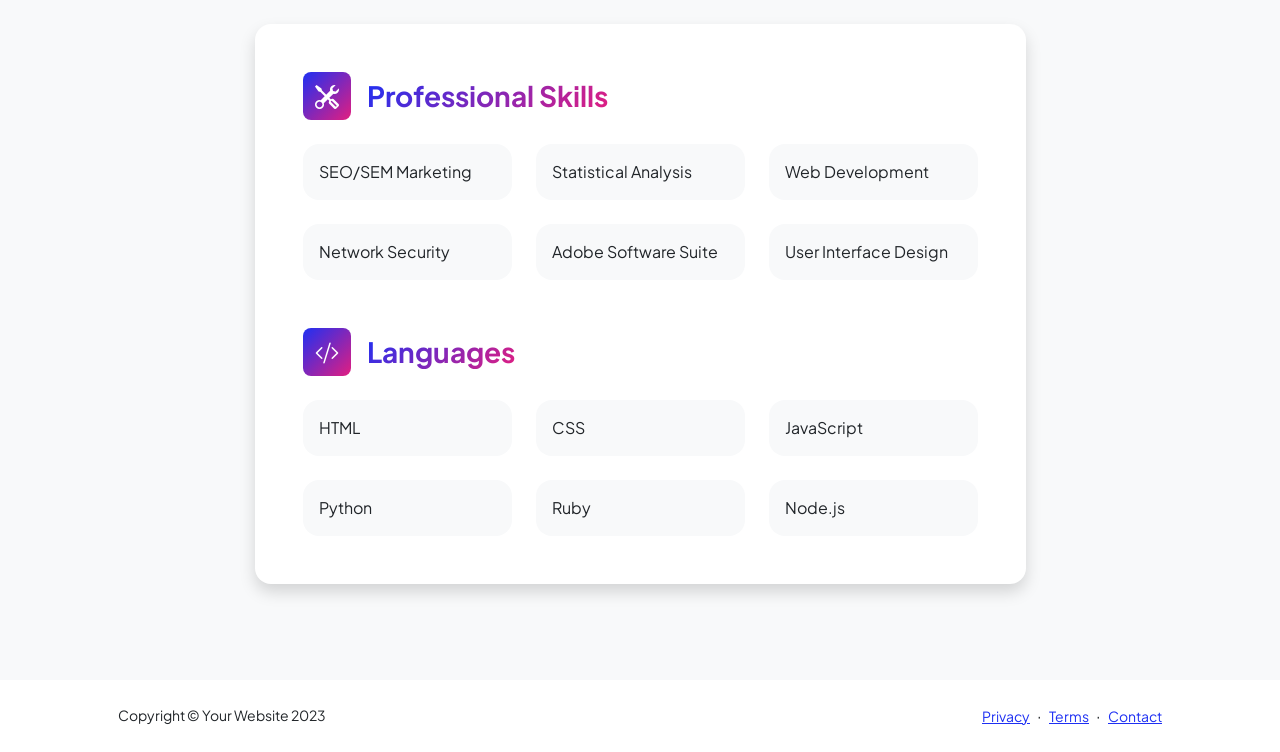
<file: resume.html>
<!DOCTYPE html>
<html lang="en">
    <head>
        <meta charset="utf-8" />
        <meta name="viewport" content="width=device-width, initial-scale=1, shrink-to-fit=no" />
        <meta name="description" content="" />
        <meta name="author" content="" />
        <title>Personal - Start Bootstrap Template</title>
        <!-- Favicon-->
        <link rel="icon" type="image/x-icon" href="assets/favicon.ico" />
        <!-- Custom Google font-->
        <link rel="preconnect" href="https://fonts.googleapis.com" />
        <link rel="preconnect" href="https://fonts.gstatic.com" crossorigin />
        <link href="https://fonts.googleapis.com/css2?family=Plus+Jakarta+Sans:wght@100;200;300;400;500;600;700;800;900&amp;display=swap" rel="stylesheet" />
        <!-- Bootstrap icons-->
        <link href="https://cdn.jsdelivr.net/npm/bootstrap-icons@1.8.1/font/bootstrap-icons.css" rel="stylesheet" />
        <!-- Core theme CSS (includes Bootstrap)-->
        <link href="css/styles.css" rel="stylesheet" />
    </head>
    <body class="d-flex flex-column h-100 bg-light">
        <main class="flex-shrink-0">
            <!-- Navigation-->
            <nav class="navbar navbar-expand-lg navbar-light bg-white py-3">
                <div class="container px-5">
                    <a class="navbar-brand" href="index.html"><span class="fw-bolder text-primary">Start Bootstrap</span></a>
                    <button class="navbar-toggler" type="button" data-bs-toggle="collapse" data-bs-target="#navbarSupportedContent" aria-controls="navbarSupportedContent" aria-expanded="false" aria-label="Toggle navigation"><span class="navbar-toggler-icon"></span></button>
                    <div class="collapse navbar-collapse" id="navbarSupportedContent">
                        <ul class="navbar-nav ms-auto mb-2 mb-lg-0 small fw-bolder">
                            <li class="nav-item"><a class="nav-link" href="index.html">Home</a></li>
                            <li class="nav-item"><a class="nav-link" href="resume.html">Resume</a></li>
                            <li class="nav-item"><a class="nav-link" href="projects.html">Projects</a></li>
                            <li class="nav-item"><a class="nav-link" href="contact.html">Contact</a></li>
                        </ul>
                    </div>
                </div>
            </nav>
            <!-- Page Content-->
            <div class="container px-5 my-5">
                <div class="text-center mb-5">
                    <h1 class="display-5 fw-bolder mb-0"><span class="text-gradient d-inline">Resume</span></h1>
                </div>
                <div class="row gx-5 justify-content-center">
                    <div class="col-lg-11 col-xl-9 col-xxl-8">
                        <!-- Experience Section-->
                        <section>
                            <div class="d-flex align-items-center justify-content-between mb-4">
                                <h2 class="text-primary fw-bolder mb-0">Experience</h2>
                                <!-- Download resume button-->
                                <!-- Note: Set the link href target to a PDF file within your project-->
                                <a class="btn btn-primary px-4 py-3" href="assets/resume.pdf" download>
                                    <div class="d-inline-block bi bi-download me-2"></div>
                                    Download Resume
                                </a>
                            </div>
                            <!-- Experience Card 1-->
                            <div class="card shadow border-0 rounded-4 mb-5">
                                <div class="card-body p-5">
                                    <div class="row align-items-center gx-5">
                                        <div class="col text-center text-lg-start mb-4 mb-lg-0">
                                            <div class="bg-light p-4 rounded-4">
                                                <div class="text-primary fw-bolder mb-2">2019 - Present</div>
                                                <div class="small fw-bolder">Web Developer</div>
                                                <div class="small text-muted">Stark Industries</div>
                                                <div class="small text-muted">Los Angeles, CA</div>
                                            </div>
                                        </div>
                                        <div class="col-lg-8"><div>Lorem ipsum dolor sit amet consectetur adipisicing elit. Delectus laudantium, voluptatem quis repellendus eaque sit animi illo ipsam amet officiis corporis sed aliquam non voluptate corrupti excepturi maxime porro fuga.</div></div>
                                    </div>
                                </div>
                            </div>
                            <!-- Experience Card 2-->
                            <div class="card shadow border-0 rounded-4 mb-5">
                                <div class="card-body p-5">
                                    <div class="row align-items-center gx-5">
                                        <div class="col text-center text-lg-start mb-4 mb-lg-0">
                                            <div class="bg-light p-4 rounded-4">
                                                <div class="text-primary fw-bolder mb-2">2017 - 2019</div>
                                                <div class="small fw-bolder">SEM Specialist</div>
                                                <div class="small text-muted">Wayne Enterprises</div>
                                                <div class="small text-muted">Gotham City, NY</div>
                                            </div>
                                        </div>
                                        <div class="col-lg-8"><div>Lorem ipsum dolor sit amet consectetur adipisicing elit. Delectus laudantium, voluptatem quis repellendus eaque sit animi illo ipsam amet officiis corporis sed aliquam non voluptate corrupti excepturi maxime porro fuga.</div></div>
                                    </div>
                                </div>
                            </div>
                        </section>
                        <!-- Education Section-->
                        <section>
                            <h2 class="text-secondary fw-bolder mb-4">Education</h2>
                            <!-- Education Card 1-->
                            <div class="card shadow border-0 rounded-4 mb-5">
                                <div class="card-body p-5">
                                    <div class="row align-items-center gx-5">
                                        <div class="col text-center text-lg-start mb-4 mb-lg-0">
                                            <div class="bg-light p-4 rounded-4">
                                                <div class="text-secondary fw-bolder mb-2">2026 - 2027</div>
                                                <div class="mb-2">
                                                    <div class="small fw-bolder">명지대</div>
                                                    <div class="small text-muted">경기도 용인</div>
                                                </div>
                                                <div class="fst-italic">
                                                    <div class="small text-muted">졸업생</div>
                                                    <div class="small text-muted">Web Development</div>
                                                </div>
                                            </div>
                                        </div>
                                        <div class="col-lg-8"><div>빠른 졸업과 취업을 간절히 소망합니다.</div></div>
                                    </div>
                                </div>
                            </div>
                            <!-- Education Card 2-->
                            <div class="card shadow border-0 rounded-4 mb-5">
                                <div class="card-body p-5">
                                    <div class="row align-items-center gx-5">
                                        <div class="col text-center text-lg-start mb-4 mb-lg-0">
                                            <div class="bg-light p-4 rounded-4">
                                                <div class="text-secondary fw-bolder mb-2">2011 - 2015</div>
                                                <div class="mb-2">
                                                    <div class="small fw-bolder">ULA</div>
                                                    <div class="small text-muted">Los Angeles, CA</div>
                                                </div>
                                                <div class="fst-italic">
                                                    <div class="small text-muted">Undergraduate</div>
                                                    <div class="small text-muted">Computer Science</div>
                                                </div>
                                            </div>
                                        </div>
                                        <div class="col-lg-8"><div>Lorem ipsum dolor sit amet consectetur adipisicing elit. Delectus laudantium, voluptatem quis repellendus eaque sit animi illo ipsam amet officiis corporis sed aliquam non voluptate corrupti excepturi maxime porro fuga.</div></div>
                                    </div>
                                </div>
                            </div>
                        </section>
                        <!-- Divider-->
                        <div class="pb-5"></div>
                        <!-- Skills Section-->
                        <section>
                            <!-- Skillset Card-->
                            <div class="card shadow border-0 rounded-4 mb-5">
                                <div class="card-body p-5">
                                    <!-- Professional skills list-->
                                    <div class="mb-5">
                                        <div class="d-flex align-items-center mb-4">
                                            <div class="feature bg-primary bg-gradient-primary-to-secondary text-white rounded-3 me-3"><i class="bi bi-tools"></i></div>
                                            <h3 class="fw-bolder mb-0"><span class="text-gradient d-inline">Professional Skills</span></h3>
                                        </div>
                                        <div class="row row-cols-1 row-cols-md-3 mb-4">
                                            <div class="col mb-4 mb-md-0"><div class="d-flex align-items-center bg-light rounded-4 p-3 h-100">SEO/SEM Marketing</div></div>
                                            <div class="col mb-4 mb-md-0"><div class="d-flex align-items-center bg-light rounded-4 p-3 h-100">Statistical Analysis</div></div>
                                            <div class="col"><div class="d-flex align-items-center bg-light rounded-4 p-3 h-100">Web Development</div></div>
                                        </div>
                                        <div class="row row-cols-1 row-cols-md-3">
                                            <div class="col mb-4 mb-md-0"><div class="d-flex align-items-center bg-light rounded-4 p-3 h-100">Network Security</div></div>
                                            <div class="col mb-4 mb-md-0"><div class="d-flex align-items-center bg-light rounded-4 p-3 h-100">Adobe Software Suite</div></div>
                                            <div class="col"><div class="d-flex align-items-center bg-light rounded-4 p-3 h-100">User Interface Design</div></div>
                                        </div>
                                    </div>
                                    <!-- Languages list-->
                                    <div class="mb-0">
                                        <div class="d-flex align-items-center mb-4">
                                            <div class="feature bg-primary bg-gradient-primary-to-secondary text-white rounded-3 me-3"><i class="bi bi-code-slash"></i></div>
                                            <h3 class="fw-bolder mb-0"><span class="text-gradient d-inline">Languages</span></h3>
                                        </div>
                                        <div class="row row-cols-1 row-cols-md-3 mb-4">
                                            <div class="col mb-4 mb-md-0"><div class="d-flex align-items-center bg-light rounded-4 p-3 h-100">HTML</div></div>
                                            <div class="col mb-4 mb-md-0"><div class="d-flex align-items-center bg-light rounded-4 p-3 h-100">CSS</div></div>
                                            <div class="col"><div class="d-flex align-items-center bg-light rounded-4 p-3 h-100">JavaScript</div></div>
                                        </div>
                                        <div class="row row-cols-1 row-cols-md-3">
                                            <div class="col mb-4 mb-md-0"><div class="d-flex align-items-center bg-light rounded-4 p-3 h-100">Python</div></div>
                                            <div class="col mb-4 mb-md-0"><div class="d-flex align-items-center bg-light rounded-4 p-3 h-100">Ruby</div></div>
                                            <div class="col"><div class="d-flex align-items-center bg-light rounded-4 p-3 h-100">Node.js</div></div>
                                        </div>
                                    </div>
                                </div>
                            </div>
                        </section>
                    </div>
                </div>
            </div>
        </main>
        <!-- Footer-->
        <footer class="bg-white py-4 mt-auto">
            <div class="container px-5">
                <div class="row align-items-center justify-content-between flex-column flex-sm-row">
                    <div class="col-auto"><div class="small m-0">Copyright &copy; Your Website 2023</div></div>
                    <div class="col-auto">
                        <a class="small" href="#!">Privacy</a>
                        <span class="mx-1">&middot;</span>
                        <a class="small" href="#!">Terms</a>
                        <span class="mx-1">&middot;</span>
                        <a class="small" href="#!">Contact</a>
                    </div>
                </div>
            </div>
        </footer>
        <!-- Bootstrap core JS-->
        <script src="https://cdn.jsdelivr.net/npm/bootstrap@5.2.3/dist/js/bootstrap.bundle.min.js"></script>
        <!-- Core theme JS-->
        <script src="js/scripts.js"></script>
    </body>
</html>
</file>
<file: main.css>
html {
	scroll-behavior: smooth;
  }
  
  *,
  ::before,
  ::after {
	box-sizing: border-box;
	undefined: undefined;
	border-width: 0;
	border-style: solid;
	border-color: #e5e7eb;
  }
  
  html,
  :host {
	line-height: 1.5;
	undefined: undefined;
	-webkit-text-size-adjust: 100%;
	-moz-tab-size: 4;
	tab-size: 4;
	font-family: ui-sans-serif, system-ui, sans-serif, "Apple Color Emoji", "Segoe UI Emoji", "Segoe UI Symbol", "Noto Color Emoji";
	font-feature-settings: normal;
	font-variation-settings: normal;
	-webkit-tap-highlight-color: transparent;
  }
  
  body {
	margin: 0;
	undefined: undefined;
	line-height: inherit;
  }
  
  hr {
	height: 0;
	undefined: undefined;
	color: inherit;
	border-top-width: 1px;
  }
  
  abbr:where([title]) {
	text-decoration: underline dotted;
  }
  
  h1,
  h2,
  h3,
  h4,
  h5,
  h6 {
	font-size: inherit;
	font-weight: inherit;
  }
  
  a {
	color: inherit;
	text-decoration: inherit;
  }
  
  b,
  strong {
	font-weight: bolder;
  }
  
  code,
  kbd,
  samp,
  pre {
	font-family: ui-monospace, SFMono-Regular, Menlo, Monaco, Consolas, "Liberation Mono", "Courier New", monospace;
	undefined: undefined;
	font-feature-settings: normal;
	font-variation-settings: normal;
	font-size: 1em;
  }
  
  small {
	font-size: 80%;
  }
  
  sub,
  sup {
	font-size: 75%;
	line-height: 0;
	position: relative;
	vertical-align: baseline;
  }
  
  sub {
	bottom: -0.25em;
  }
  
  sup {
	top: -0.5em;
  }
  
  table {
	text-indent: 0;
	undefined: undefined;
	border-color: inherit;
	border-collapse: collapse;
  }
  
  button,
  input,
  optgroup,
  select,
  textarea {
	font-family: inherit;
	undefined: undefined;
	font-feature-settings: inherit;
	font-variation-settings: inherit;
	font-size: 100%;
	font-weight: inherit;
	line-height: inherit;
	letter-spacing: inherit;
	color: inherit;
	margin: 0;
	padding: 0;
  }
  
  button,
  select {
	text-transform: none;
  }
  
  button,
  input:where([type='button']),
  input:where([type='reset']),
  input:where([type='submit']) {
	-webkit-appearance: button;
	undefined: undefined;
	background-color: transparent;
	background-image: none;
  }
  
  :-moz-focusring {
	outline: auto;
  }
  
  :-moz-ui-invalid {
	box-shadow: none;
  }
  
  progress {
	vertical-align: baseline;
  }
  
  ::-webkit-inner-spin-button,
  ::-webkit-outer-spin-button {
	height: auto;
  }
  
  [type='search'] {
	-webkit-appearance: textfield;
	undefined: undefined;
	outline-offset: -2px;
  }
  
  ::-webkit-search-decoration {
	-webkit-appearance: none;
  }
  
  ::-webkit-file-upload-button {
	-webkit-appearance: button;
	undefined: undefined;
	font: inherit;
  }
  
  summary {
	display: list-item;
  }
  
  blockquote,
  dl,
  dd,
  h1,
  h2,
  h3,
  h4,
  h5,
  h6,
  hr,
  figure,
  p,
  pre {
	margin: 0;
  }
  
  fieldset {
	margin: 0;
	padding: 0;
  }
  
  legend {
	padding: 0;
  }
  
  ol,
  ul,
  menu {
	list-style: none;
	margin: 0;
	padding: 0;
  }
  
  dialog {
	padding: 0;
  }
  
  textarea {
	resize: vertical;
  }
  
  input::placeholder,
  textarea::placeholder {
	opacity: 1;
	undefined: undefined;
	color: #9ca3af;
  }
  
  button,
  [role="button"] {
	cursor: pointer;
  }
  
  :disabled {
	cursor: default;
  }
  
  img,
  svg,
  video,
  canvas,
  audio,
  iframe,
  embed,
  object {
	display: block;
	undefined: undefined;
	vertical-align: middle;
  }
  
  img,
  video {
	max-width: 100%;
	height: auto;
  }
  
  [hidden] {
	display: none;
  }
  
  .cls-xukw2i {
	font-family: Inter;
	-webkit-font-smoothing: antialiased;
	-moz-osx-font-smoothing: grayscale;
  }
  
  .header {
	position: sticky;
	top: 0px;
	z-index: 50;
	backdrop-filter: blur(8px);
	background-color: rgb(255 255 255 / 0.8);
	border-bottom-width: 1px;
	border-color: rgb(226 232 240 / 1);
  }
  
  .header-container {
	margin-left: auto;
	margin-right: auto;
	max-width: 80rem;
	padding-left: 2rem;
	padding-right: 2rem;
  }
  
  .navbar {
	display: flex;
	align-items: center;
	justify-content: space-between;
	padding-top: 1rem;
	padding-bottom: 1rem;
  }
  
  .brand-link {
	display: flex;
	align-items: center;
	gap: 0.75rem;
  }
  
  .brand-logo {
	height: 2.5rem;
	width: 2.5rem;
	border-radius: 0.75rem;
	background-image: linear-gradient(to bottom right, #2dd4bf, rgb(45 212 191 / 0));
	display: flex;
	align-items: center;
	justify-content: center;
	box-shadow: 0 0 0 0px #fff, 0 0 0 calc(1px + 0px) rgb(59 130 246 / 0.5), 0 1px 2px 0 rgb(0 0 0 / 0.05);
  }
  
  .cls-7ggmqh {
	height: 1.25rem;
	width: 1.25rem;
  }
  
  .brand-name {
	font-family: Poppins;
	font-size: 1.25rem;
	line-height: 1.75rem;
	font-weight: 800;
	letter-spacing: -0.025em;
	color: rgb(30 41 59 / 1);
	transition-property: color, background-color, border-color, text-decoration-color, fill, stroke;
	transition-timing-function: cubic-bezier(0.4, 0, 0.2, 1);
	transition-duration: 150ms;
  }
  
  .desktop-nav {
	display: none;
	align-items: center;
	gap: 2rem;
  }
  
  .nav-link {
	padding-left: 0.5rem;
	padding-right: 0.5rem;
	padding-top: 0.5rem;
	padding-bottom: 0.5rem;
	border-radius: 0.5rem;
	color: rgb(30 41 59 / 1);
  }
  
  .nav-link:hover {
	background-color: rgb(248 250 252 / 1);
  }
  
  .header-actions {
	display: none;
	align-items: center;
	gap: 1rem;
  }
  
  .header-button {
	padding-left: 1rem;
	padding-right: 1rem;
	padding-top: 0.5rem;
	padding-bottom: 0.5rem;
	font-size: 0.875rem;
	line-height: 1.25rem;
	font-weight: 600;
	box-shadow: 0 0 #0000, 0 0 #0000, 0 1px 2px 0 rgb(0 0 0 / 0.05);
	transition-property: all;
	transition-timing-function: cubic-bezier(0.4, 0, 0.2, 1);
	transition-duration: 150ms;
  }
  
  .header-button:focus-visible {
	box-shadow: 0 0 #0000, 0 0 #0000, 0 1px 2px 0 rgb(0 0 0 / 0.05);
  }
  
  .header-button:hover {
	box-shadow: 0 0 #0000, 0 0 #0000, 0 1px 2px 0 rgb(0 0 0 / 0.05);
	background-color: rgb(20 184 166 / 1);
  }
  
  .header-button:hover:focus-visible {
	box-shadow: 0 0 0 0px #fff, 0 0 0 calc(2px + 0px) rgb(59 130 246 / 0.5), 0 1px 3px 0 rgb(0 0 0 / 0.1), 0 1px 2px -1px rgb(0 0 0 / 0.1);
  }
  
  .header-button:focus {
	outline: 2px solid transparent;
	outline-offset: 2px;
  }
  
  .header-button:focus-visible:focus-visible {
	box-shadow: 0 0 0 0px #fff, 0 0 0 calc(2px + 0px) rgb(59 130 246 / 0.5), 0 1px 3px 0 rgb(0 0 0 / 0.1), 0 1px 2px -1px rgb(0 0 0 / 0.1);
  }
  
  .mobile-menu-button {
	display: inline-flex;
	align-items: center;
	justify-content: center;
	height: 2.5rem;
	width: 2.5rem;
	border-radius: 0.5rem;
	border-width: 1px;
	border-color: rgb(203 213 225 / 1);
  }
  
  .mobile-menu-button:hover {
	border-color: rgb(148 163 184 / 1);
	background-color: rgb(255 255 255 / 1);
  }
  
  .mobile-menu-button:focus {
	outline: 2px solid transparent;
	outline-offset: 2px;
  }
  
  .mobile-menu-button:focus-visible {
	box-shadow: 0 0 #0000, 0 0 #0000, 0 0 #0000;
  }
  
  .mobile-menu-button:focus-visible:focus-visible {
	box-shadow: 0 0 0 0px #fff, 0 0 0 calc(2px + 0px) rgb(59 130 246 / 0.5), 0 0 #0000;
  }
  
  .cls-ragpwh {
	height: 1.25rem;
	width: 1.25rem;
  }
  
  .mobile-nav {
	display: none;
	padding-bottom: 1rem;
  }
  
  .mobile-nav-links {
	display: flex;
	flex-direction: column;
	gap: 0.5rem;
	border-top-width: 1px;
	border-color: rgb(226 232 240 / 1);
	padding-top: 0.75rem;
  }
  
  .hero-section {
	position: relative;
  }
  
  .hero-container {
	margin-left: auto;
	margin-right: auto;
	max-width: 80rem;
	padding-left: 2rem;
	padding-right: 2rem;
	padding-top: 4rem;
	padding-bottom: 4rem;
  }
  
  .hero-grid {
	display: grid;
	grid-template-columns: repeat(12, minmax(0, 1fr));
	gap: 2.5rem;
	align-items: center;
  }
  
  .hero-text {
	grid-column: span 7 / span 7;
  }
  
  .hero-eyebrow {
	display: inline-flex;
	align-items: center;
	gap: 0.5rem;
	border-radius: 9999px;
	border-width: 1px;
	border-color: rgb(226 232 240 / 1);
	background-color: rgb(255 255 255 / 1);
	padding-left: 0.75rem;
	padding-right: 0.75rem;
	padding-top: 0.25rem;
	padding-bottom: 0.25rem;
	font-size: 0.75rem;
	line-height: 1rem;
	font-weight: 500;
	color: rgb(51 65 85 / 1);
	box-shadow: 0 0 #0000, 0 0 #0000, 0 1px 2px 0 rgb(0 0 0 / 0.05);
  }
  
  .cls-guj1hb {
	height: 1rem;
	width: 1rem;
  }
  
  .hero-title {
	font-family: Poppins;
	margin-top: 1.25rem;
	font-weight: 800;
  }
  
  .hero-subtitle {
	margin-top: 1rem;
	color: rgb(71 85 105 / 1);
	font-size: 1.125rem;
	line-height: 1.75rem;
	max-width: 42rem;
  }
  
  .hero-actions {
	margin-top: 2rem;
	display: flex;
	align-items: center;
	gap: 1rem;
  }
  
  .primary-cta {
	padding-left: 1.5rem;
	padding-right: 1.5rem;
	padding-top: 0.75rem;
	padding-bottom: 0.75rem;
	font-size: 0.875rem;
	line-height: 1.25rem;
	font-weight: 600;
	box-shadow: 0 0 #0000, 0 0 #0000, 0 1px 3px 0 rgb(0 0 0 / 0.1), 0 1px 2px -1px rgb(0 0 0 / 0.1);
	display: flex;
	align-items: center;
	gap: 0.5rem;
  }
  
  .primary-cta:focus-visible {
	box-shadow: 0 0 #0000, 0 0 #0000, 0 1px 3px 0 rgb(0 0 0 / 0.1), 0 1px 2px -1px rgb(0 0 0 / 0.1);
  }
  
  .primary-cta:hover {
	box-shadow: 0 0 #0000, 0 0 #0000, 0 1px 3px 0 rgb(0 0 0 / 0.1), 0 1px 2px -1px rgb(0 0 0 / 0.1);
	background-color: rgb(20 184 166 / 1);
  }
  
  .primary-cta:hover:focus-visible {
	box-shadow: 0 0 0 0px #fff, 0 0 0 calc(2px + 0px) rgb(59 130 246 / 0.5), 0 4px 6px -1px rgb(0 0 0 / 0.1), 0 2px 4px -2px rgb(0 0 0 / 0.1);
  }
  
  .primary-cta:focus {
	outline: 2px solid transparent;
	outline-offset: 2px;
  }
  
  .primary-cta:focus-visible:focus-visible {
	box-shadow: 0 0 0 0px #fff, 0 0 0 calc(2px + 0px) rgb(59 130 246 / 0.5), 0 4px 6px -1px rgb(0 0 0 / 0.1), 0 2px 4px -2px rgb(0 0 0 / 0.1);
  }
  
  .cls-lvpiga {
	height: 1rem;
	width: 1rem;
  }
  
  .secondary-cta {
	padding-left: 1.5rem;
	padding-right: 1.5rem;
	padding-top: 0.75rem;
	padding-bottom: 0.75rem;
	font-size: 0.875rem;
	line-height: 1.25rem;
	font-weight: 600;
	border-radius: 0.75rem;
	border-width: 1px;
	border-color: rgb(203 213 225 / 1);
	color: rgb(30 41 59 / 1);
	display: flex;
	align-items: center;
	gap: 0.5rem;
  }
  
  .secondary-cta:hover {
	border-color: rgb(148 163 184 / 1);
	background-color: rgb(255 255 255 / 1);
  }
  
  .secondary-cta:focus {
	outline: 2px solid transparent;
	outline-offset: 2px;
  }
  
  .secondary-cta:focus-visible {
	box-shadow: 0 0 #0000, 0 0 #0000, 0 0 #0000;
  }
  
  .secondary-cta:focus-visible:focus-visible {
	box-shadow: 0 0 0 0px #fff, 0 0 0 calc(2px + 0px) rgb(59 130 246 / 0.5), 0 0 #0000;
  }
  
  .cls-4mqn36 {
	height: 1rem;
	width: 1rem;
  }
  
  .hero-meta {
	margin-top: 2rem;
	display: flex;
	align-items: center;
	gap: 1.5rem;
	font-size: 0.875rem;
	line-height: 1.25rem;
	color: rgb(71 85 105 / 1);
  }
  
  .meta-item {
	display: flex;
	align-items: center;
	gap: 0.5rem;
  }
  
  .cls-wjatlf {
	height: 1rem;
	width: 1rem;
  }
  
  .cls-t69c78 {
	height: 1rem;
	width: 1rem;
  }
  
  .hero-portrait {
	grid-column: span 5 / span 5;
  }
  
  .portrait-card {
	position: relative;
	overflow: hidden;
	border-width: 1px;
	background-color: rgb(255 255 255 / 1);
	box-shadow: 0 0 #0000, 0 0 #0000, 0 1px 2px 0 rgb(0 0 0 / 0.05);
  }
  
  .portrait-image {
	width: 100%;
	height: 480px;
	object-fit: cover;
  }
  
  .portrait-badge {
	position: absolute;
	top: 1rem;
	right: 1rem;
	border-radius: 9999px;
	background-color: rgb(255 255 255 / 0.9);
	padding-left: 0.75rem;
	padding-right: 0.75rem;
	padding-top: 0.25rem;
	padding-bottom: 0.25rem;
	font-size: 0.75rem;
	line-height: 1rem;
	font-weight: 500;
	color: rgb(51 65 85 / 1);
	border-width: 1px;
	border-color: rgb(226 232 240 / 1);
	backdrop-filter: blur(8px);
  }
  
  .about-section {
	margin-top: 4rem;
  }
  
  .about-card {
	border-width: 1px;
	background-color: rgb(255 255 255 / 1);
	padding: 2rem;
	box-shadow: 0 0 #0000, 0 0 #0000, 0 1px 2px 0 rgb(0 0 0 / 0.05);
  }
  
  .about-grid {
	display: grid;
	grid-template-columns: repeat(12, minmax(0, 1fr));
	gap: 2.5rem;
  }
  
  .about-intro {
	grid-column: span 7 / span 7;
  }
  
  .section-title {
	font-family: Poppins;
	font-weight: 700;
  }
  
  .about-paragraph {
	margin-top: 0.75rem;
	color: rgb(51 65 85 / 1);
  }
  
  .about-highlights {
	margin-top: 1.5rem;
	display: grid;
	grid-template-columns: repeat(3, minmax(0, 1fr));
	gap: 1rem;
  }
  
  .highlight-item {
	display: flex;
	align-items: flex-start;
	gap: 0.75rem;
	padding: 1rem;
	border-radius: 0.75rem;
	border-width: 1px;
	border-color: rgb(226 232 240 / 1);
	background-color: rgb(248 250 252 / 1);
  }
  
  .cls-7ia53n {
	height: 1.25rem;
	width: 1.25rem;
	margin-top: 0.125rem;
  }
  
  .cls-qmlyvt {
	font-weight: 600;
	color: rgb(15 23 42 / 1);
  }
  
  .cls-6rgc7g {
	font-size: 0.875rem;
	line-height: 1.25rem;
	color: rgb(71 85 105 / 1);
  }
  
  .cls-nl2pr1 {
	height: 1.25rem;
	width: 1.25rem;
	margin-top: 0.125rem;
  }
  
  .cls-hdcshf {
	font-weight: 600;
	color: rgb(15 23 42 / 1);
  }
  
  .cls-3p98qn {
	font-size: 0.875rem;
	line-height: 1.25rem;
	color: rgb(71 85 105 / 1);
  }
  
  .cls-iafpms {
	height: 1.25rem;
	width: 1.25rem;
	margin-top: 0.125rem;
  }
  
  .cls-brnp16 {
	font-weight: 600;
	color: rgb(15 23 42 / 1);
  }
  
  .cls-9w0u4l {
	font-size: 0.875rem;
	line-height: 1.25rem;
	color: rgb(71 85 105 / 1);
  }
  
  .about-actions {
	margin-top: 1.5rem;
	display: flex;
	align-items: center;
	gap: 1rem;
  }
  
  .download-cv {
	padding-left: 1rem;
	padding-right: 1rem;
	padding-top: 0.5rem;
	padding-bottom: 0.5rem;
	border-radius: 0.75rem;
	border-width: 1px;
	border-color: rgb(203 213 225 / 1);
	color: rgb(30 41 59 / 1);
	display: flex;
	align-items: center;
	gap: 0.5rem;
  }
  
  .download-cv:hover {
	border-color: rgb(148 163 184 / 1);
	background-color: rgb(255 255 255 / 1);
  }
  
  .download-cv:focus {
	outline: 2px solid transparent;
	outline-offset: 2px;
  }
  
  .download-cv:focus-visible {
	box-shadow: 0 0 #0000, 0 0 #0000, 0 0 #0000;
  }
  
  .download-cv:focus-visible:focus-visible {
	box-shadow: 0 0 0 0px #fff, 0 0 0 calc(2px + 0px) rgb(59 130 246 / 0.5), 0 0 #0000;
  }
  
  .cls-elkexb {
	height: 1rem;
	width: 1rem;
  }
  
  .linkedin-button {
	padding-left: 1rem;
	padding-right: 1rem;
	padding-top: 0.5rem;
	padding-bottom: 0.5rem;
	border-radius: 0.75rem;
	background-color: rgb(10 102 194 / 1);
	color: rgb(255 255 255 / 1);
	display: flex;
	align-items: center;
	gap: 0.5rem;
  }
  
  .linkedin-button:hover {
	background-color: rgb(9 90 169 / 1);
  }
  
  .linkedin-button:focus {
	outline: 2px solid transparent;
	outline-offset: 2px;
  }
  
  .linkedin-button:focus-visible {
	box-shadow: 0 0 #0000, 0 0 #0000, 0 0 #0000;
  }
  
  .linkedin-button:focus-visible:focus-visible {
	box-shadow: 0 0 0 0px #fff, 0 0 0 calc(2px + 0px) rgb(59 130 246 / 0.5), 0 0 #0000;
  }
  
  .cls-g459vq {
	height: 1rem;
	width: 1rem;
  }
  
  .about-details {
	grid-column: span 5 / span 5;
  }
  
  .details-card {
	height: 100%;
	border-width: 1px;
	background-color: rgb(255 255 255 / 1);
	padding: 1.5rem;
  }
  
  .details-title {
	font-size: 0.875rem;
	line-height: 1.25rem;
	font-weight: 600;
	color: rgb(51 65 85 / 1);
	text-transform: uppercase;
	letter-spacing: 0.05em;
  }
  
  .details-list {
	margin-top: 1rem;
	display: flex;
	flex-direction: column;
	gap: 0.75rem;
  }
  
  .detail-item {
	display: flex;
	align-items: center;
	justify-content: space-between;
	gap: 1rem;
  }
  
  .cls-3l1p1h {
	color: rgb(71 85 105 / 1);
  }
  
  .cls-fxu7tg {
	font-weight: 500;
	color: rgb(15 23 42 / 1);
  }
  
  .cls-gxbj9u {
	color: rgb(71 85 105 / 1);
  }
  
  .cls-8wftu6 {
	font-weight: 500;
	color: rgb(15 23 42 / 1);
  }
  
  .cls-qj9oxv {
	color: rgb(71 85 105 / 1);
  }
  
  .cls-okfe87 {
	font-weight: 500;
	color: rgb(15 23 42 / 1);
  }
  
  .cls-se7kd5 {
	color: rgb(71 85 105 / 1);
  }
  
  .cls-9yudzn {
	font-weight: 500;
	color: rgb(5 150 105 / 1);
  }
  
  .social-links {
	margin-top: 1.5rem;
	display: flex;
	align-items: center;
	gap: 1rem;
  }
  
  .social-link {
	height: 2.5rem;
	width: 2.5rem;
	border-radius: 0.5rem;
	border-width: 1px;
	border-color: rgb(203 213 225 / 1);
	display: flex;
	align-items: center;
	justify-content: center;
  }
  
  .social-link:hover {
	border-color: rgb(148 163 184 / 1);
	background-color: rgb(248 250 252 / 1);
  }
  
  .cls-8l70xn {
	height: 1.25rem;
	width: 1.25rem;
  }
  
  .cls-dmcpdt {
	height: 1.25rem;
	width: 1.25rem;
  }
  
  .cls-sqqhm7 {
	height: 1.25rem;
	width: 1.25rem;
  }
  
  .projects-section {
	padding-top: 4rem;
	padding-bottom: 4rem;
  }
  
  .projects-container {
	margin-left: auto;
	margin-right: auto;
	max-width: 80rem;
	padding-left: 2rem;
	padding-right: 2rem;
  }
  
  .section-header {
	display: flex;
	align-items: flex-end;
	justify-content: space-between;
	gap: 1.5rem;
  }
  
  .section-subtitle {
	color: rgb(71 85 105 / 1);
	margin-top: 0.5rem;
  }
  
  .projects-filters {
	display: none;
	align-items: center;
	gap: 0.5rem;
  }
  
  .filter-button {
	padding-left: 0.75rem;
	padding-right: 0.75rem;
	padding-top: 0.5rem;
	padding-bottom: 0.5rem;
	border-radius: 0.5rem;
	border-width: 1px;
	border-color: rgb(203 213 225 / 1);
	color: rgb(51 65 85 / 1);
  }
  
  .filter-button:hover {
	border-color: rgb(148 163 184 / 1);
	background-color: rgb(255 255 255 / 1);
  }
  
  .projects-grid {
	margin-top: 2rem;
	display: grid;
	grid-template-columns: repeat(12, minmax(0, 1fr));
	gap: 2rem;
  }
  
  .project-card {
	grid-column: span 4 / span 4;
	border-width: 1px;
	background-color: rgb(255 255 255 / 1);
	overflow: hidden;
	transition-property: box-shadow;
	transition-timing-function: cubic-bezier(0.4, 0, 0.2, 1);
	transition-duration: 150ms;
  }
  
  .project-card:hover {
	box-shadow: 0 0 #0000, 0 0 #0000, 0 0 #0000;
  }
  
  .project-media {
	position: relative;
  }
  
  .cls-qjlfu0 {
	width: 100%;
	height: 12rem;
	object-fit: cover;
  }
  
  .project-badge {
	position: absolute;
	top: 0.75rem;
	left: 0.75rem;
	font-size: 0.75rem;
	line-height: 1rem;
	font-weight: 500;
	background-color: rgb(255 255 255 / 0.9);
	border-width: 1px;
	border-color: rgb(226 232 240 / 1);
	backdrop-filter: blur(8px);
	padding-left: 0.5rem;
	padding-right: 0.5rem;
	padding-top: 0.25rem;
	padding-bottom: 0.25rem;
	border-radius: 9999px;
  }
  
  .project-content {
	padding: 1.25rem;
  }
  
  .project-title {
	font-weight: 600;
	font-size: 1.125rem;
	line-height: 1.75rem;
	color: rgb(15 23 42 / 1);
  }
  
  .project-description {
	margin-top: 0.5rem;
	color: rgb(71 85 105 / 1);
  }
  
  .project-tags {
	margin-top: 0.75rem;
	display: flex;
	flex-wrap: wrap;
	gap: 0.5rem;
  }
  
  .tag {
	padding-left: 0.5rem;
	padding-right: 0.5rem;
	padding-top: 0.25rem;
	padding-bottom: 0.25rem;
	font-size: 0.75rem;
	line-height: 1rem;
	border-radius: 0.375rem;
	background-color: rgb(241 245 249 / 1);
	color: rgb(51 65 85 / 1);
  }
  
  .project-links {
	margin-top: 1rem;
	display: flex;
	align-items: center;
	gap: 0.75rem;
  }
  
  .project-link {
	display: flex;
	align-items: center;
	gap: 0.5rem;
	font-size: 0.875rem;
	line-height: 1.25rem;
	text-underline-offset: 4px;
  }
  
  .project-link:hover {
	text-decoration-line: underline;
  }
  
  .cls-w944r2 {
	height: 1rem;
	width: 1rem;
  }
  
  .cls-t6h6tv {
	height: 1rem;
	width: 1rem;
  }
  
  .cls-whedi4 {
	width: 100%;
	height: 12rem;
	object-fit: cover;
  }
  
  .cls-hyby12 {
	height: 1rem;
	width: 1rem;
  }
  
  .cls-4txre9 {
	height: 1rem;
	width: 1rem;
  }
  
  .cls-6gq8o9 {
	width: 100%;
	height: 12rem;
	object-fit: cover;
  }
  
  .cls-w3plbi {
	height: 1rem;
	width: 1rem;
  }
  
  .cls-8wca8t {
	height: 1rem;
	width: 1rem;
  }
  
  .projects-footer {
	margin-top: 2.5rem;
	display: flex;
	align-items: center;
	justify-content: space-between;
	gap: 1.5rem;
  }
  
  .more-projects {
	display: flex;
	align-items: center;
	gap: 0.5rem;
	color: rgb(51 65 85 / 1);
	text-underline-offset: 4px;
  }
  
  .more-projects:hover {
	color: rgb(15 23 42 / 1);
	text-decoration-line: underline;
  }
  
  .cls-594y9l {
	height: 1rem;
	width: 1rem;
  }
  
  .all-projects-button {
	padding-left: 1rem;
	padding-right: 1rem;
	padding-top: 0.5rem;
	padding-bottom: 0.5rem;
	border-radius: 0.75rem;
	border-width: 1px;
	border-color: rgb(203 213 225 / 1);
	color: rgb(30 41 59 / 1);
  }
  
  .all-projects-button:hover {
	border-color: rgb(148 163 184 / 1);
	background-color: rgb(255 255 255 / 1);
  }
  
  .skills-section {
	padding-top: 4rem;
	padding-bottom: 4rem;
	background-color: rgb(255 255 255 / 1);
	border-top-width: 1px;
	border-bottom-width: 1px;
	border-color: rgb(226 232 240 / 1);
  }
  
  .skills-container {
	margin-left: auto;
	margin-right: auto;
	max-width: 80rem;
	padding-left: 2rem;
	padding-right: 2rem;
  }
  
  .legend {
	display: none;
	align-items: center;
	gap: 0.75rem;
	font-size: 0.75rem;
	line-height: 1rem;
	color: rgb(71 85 105 / 1);
  }
  
  .cls-m7o5lv {
	display: inline-flex;
	align-items: center;
	gap: 0.5rem;
  }
  
  .cls-80lukd {
	height: 0.5rem;
	width: 2rem;
	border-radius: 0.25rem;
	background-color: rgb(16 185 129 / 1);
  }
  
  .cls-i94rkt {
	display: inline-flex;
	align-items: center;
	gap: 0.5rem;
  }
  
  .cls-trbo9o {
	height: 0.5rem;
	width: 2rem;
	border-radius: 0.25rem;
	background-color: rgb(59 130 246 / 1);
  }
  
  .cls-qf4whg {
	display: inline-flex;
	align-items: center;
	gap: 0.5rem;
  }
  
  .cls-yy0ksg {
	height: 0.5rem;
	width: 2rem;
	border-radius: 0.25rem;
	background-color: rgb(203 213 225 / 1);
  }
  
  .skills-grid {
	margin-top: 2rem;
	display: grid;
	grid-template-columns: repeat(12, minmax(0, 1fr));
	gap: 2rem;
  }
  
  .skill-column {
	grid-column: span 4 / span 4;
	border-width: 1px;
	background-color: rgb(248 250 252 / 1);
	padding: 1.5rem;
  }
  
  .skill-header {
	display: flex;
	align-items: center;
	gap: 0.75rem;
  }
  
  .cls-2jlhyc {
	height: 1.25rem;
	width: 1.25rem;
  }
  
  .cls-1lxm24 {
	font-weight: 600;
	color: rgb(15 23 42 / 1);
  }
  
  .skill-list {
	margin-top: 1rem;
	display: flex;
	flex-direction: column;
	gap: 1rem;
  }
  
  .cls-v4dp8u {
	display: flex;
	align-items: center;
	justify-content: space-between;
	font-size: 0.875rem;
	line-height: 1.25rem;
  }
  
  .cls-0up3u0 {
	color: rgb(51 65 85 / 1);
  }
  
  .cls-a8ws5u {
	color: rgb(100 116 139 / 1);
  }
  
  .cls-b50ake {
	margin-top: 0.5rem;
	height: 0.5rem;
	width: 100%;
	border-radius: 0.25rem;
	background-color: rgb(226 232 240 / 1);
  }
  
  .cls-zb9xgh {
	height: 0.5rem;
	border-radius: 0.25rem;
	background-color: rgb(16 185 129 / 1);
	width: 88%;
  }
  
  .cls-vnktf4 {
	display: flex;
	align-items: center;
	justify-content: space-between;
	font-size: 0.875rem;
	line-height: 1.25rem;
  }
  
  .cls-a3cvei {
	color: rgb(51 65 85 / 1);
  }
  
  .cls-o69bai {
	color: rgb(100 116 139 / 1);
  }
  
  .cls-imn9s8 {
	margin-top: 0.5rem;
	height: 0.5rem;
	width: 100%;
	border-radius: 0.25rem;
	background-color: rgb(226 232 240 / 1);
  }
  
  .cls-bzs7g2 {
	height: 0.5rem;
	border-radius: 0.25rem;
	background-color: rgb(16 185 129 / 1);
	width: 85%;
  }
  
  .cls-d13nly {
	display: flex;
	align-items: center;
	justify-content: space-between;
	font-size: 0.875rem;
	line-height: 1.25rem;
  }
  
  .cls-1hljjr {
	color: rgb(51 65 85 / 1);
  }
  
  .cls-ub2i5c {
	color: rgb(100 116 139 / 1);
  }
  
  .cls-nxsgsp {
	margin-top: 0.5rem;
	height: 0.5rem;
	width: 100%;
	border-radius: 0.25rem;
	background-color: rgb(226 232 240 / 1);
  }
  
  .cls-zl8wxp {
	height: 0.5rem;
	border-radius: 0.25rem;
	background-color: rgb(59 130 246 / 1);
	width: 72%;
  }
  
  .skill-tags {
	margin-top: 1.25rem;
	display: flex;
	flex-wrap: wrap;
	gap: 0.5rem;
  }
  
  .cls-0vxkqn {
	padding-left: 0.5rem;
	padding-right: 0.5rem;
	padding-top: 0.25rem;
	padding-bottom: 0.25rem;
	border-radius: 0.25rem;
	background-color: rgb(255 255 255 / 1);
	border-width: 1px;
	border-color: rgb(226 232 240 / 1);
	font-size: 0.75rem;
	line-height: 1rem;
	color: rgb(51 65 85 / 1);
  }
  
  .cls-0ieqi5 {
	padding-left: 0.5rem;
	padding-right: 0.5rem;
	padding-top: 0.25rem;
	padding-bottom: 0.25rem;
	border-radius: 0.25rem;
	background-color: rgb(255 255 255 / 1);
	border-width: 1px;
	border-color: rgb(226 232 240 / 1);
	font-size: 0.75rem;
	line-height: 1rem;
	color: rgb(51 65 85 / 1);
  }
  
  .cls-czupcd {
	padding-left: 0.5rem;
	padding-right: 0.5rem;
	padding-top: 0.25rem;
	padding-bottom: 0.25rem;
	border-radius: 0.25rem;
	background-color: rgb(255 255 255 / 1);
	border-width: 1px;
	border-color: rgb(226 232 240 / 1);
	font-size: 0.75rem;
	line-height: 1rem;
	color: rgb(51 65 85 / 1);
  }
  
  .cls-6gfdu1 {
	height: 1.25rem;
	width: 1.25rem;
  }
  
  .cls-w7ikta {
	font-weight: 600;
	color: rgb(15 23 42 / 1);
  }
  
  .cls-zmbau4 {
	display: flex;
	align-items: center;
	justify-content: space-between;
	font-size: 0.875rem;
	line-height: 1.25rem;
  }
  
  .cls-wam913 {
	color: rgb(51 65 85 / 1);
  }
  
  .cls-v8jwjn {
	color: rgb(100 116 139 / 1);
  }
  
  .cls-ku1dae {
	margin-top: 0.5rem;
	height: 0.5rem;
	width: 100%;
	border-radius: 0.25rem;
	background-color: rgb(226 232 240 / 1);
  }
  
  .cls-rjuapl {
	height: 0.5rem;
	border-radius: 0.25rem;
	background-color: rgb(16 185 129 / 1);
	width: 82%;
  }
  
  .cls-bax57o {
	display: flex;
	align-items: center;
	justify-content: space-between;
	font-size: 0.875rem;
	line-height: 1.25rem;
  }
  
  .cls-zji4kn {
	color: rgb(51 65 85 / 1);
  }
  
  .cls-shsn44 {
	color: rgb(100 116 139 / 1);
  }
  
  .cls-46yswm {
	margin-top: 0.5rem;
	height: 0.5rem;
	width: 100%;
	border-radius: 0.25rem;
	background-color: rgb(226 232 240 / 1);
  }
  
  .cls-cslfrx {
	height: 0.5rem;
	border-radius: 0.25rem;
	background-color: rgb(59 130 246 / 1);
	width: 68%;
  }
  
  .cls-rcywgn {
	display: flex;
	align-items: center;
	justify-content: space-between;
	font-size: 0.875rem;
	line-height: 1.25rem;
  }
  
  .cls-anr0pd {
	color: rgb(51 65 85 / 1);
  }
  
  .cls-39eaq5 {
	color: rgb(100 116 139 / 1);
  }
  
  .cls-0x5mc3 {
	margin-top: 0.5rem;
	height: 0.5rem;
	width: 100%;
	border-radius: 0.25rem;
	background-color: rgb(226 232 240 / 1);
  }
  
  .cls-v22p2y {
	height: 0.5rem;
	border-radius: 0.25rem;
	background-color: rgb(59 130 246 / 1);
	width: 64%;
  }
  
  .cls-y41chl {
	padding-left: 0.5rem;
	padding-right: 0.5rem;
	padding-top: 0.25rem;
	padding-bottom: 0.25rem;
	border-radius: 0.25rem;
	background-color: rgb(255 255 255 / 1);
	border-width: 1px;
	border-color: rgb(226 232 240 / 1);
	font-size: 0.75rem;
	line-height: 1rem;
	color: rgb(51 65 85 / 1);
  }
  
  .cls-3d6i6f {
	padding-left: 0.5rem;
	padding-right: 0.5rem;
	padding-top: 0.25rem;
	padding-bottom: 0.25rem;
	border-radius: 0.25rem;
	background-color: rgb(255 255 255 / 1);
	border-width: 1px;
	border-color: rgb(226 232 240 / 1);
	font-size: 0.75rem;
	line-height: 1rem;
	color: rgb(51 65 85 / 1);
  }
  
  .cls-9vpih6 {
	padding-left: 0.5rem;
	padding-right: 0.5rem;
	padding-top: 0.25rem;
	padding-bottom: 0.25rem;
	border-radius: 0.25rem;
	background-color: rgb(255 255 255 / 1);
	border-width: 1px;
	border-color: rgb(226 232 240 / 1);
	font-size: 0.75rem;
	line-height: 1rem;
	color: rgb(51 65 85 / 1);
  }
  
  .cls-de98qn {
	height: 1.25rem;
	width: 1.25rem;
  }
  
  .cls-2uuoco {
	font-weight: 600;
	color: rgb(15 23 42 / 1);
  }
  
  .cls-nkne2w {
	display: flex;
	align-items: center;
	justify-content: space-between;
	font-size: 0.875rem;
	line-height: 1.25rem;
  }
  
  .cls-y9tydl {
	color: rgb(51 65 85 / 1);
  }
  
  .cls-h7jzsr {
	color: rgb(100 116 139 / 1);
  }
  
  .cls-2phhfa {
	margin-top: 0.5rem;
	height: 0.5rem;
	width: 100%;
	border-radius: 0.25rem;
	background-color: rgb(226 232 240 / 1);
  }
  
  .cls-i23mup {
	height: 0.5rem;
	border-radius: 0.25rem;
	background-color: rgb(16 185 129 / 1);
	width: 86%;
  }
  
  .cls-4172cl {
	display: flex;
	align-items: center;
	justify-content: space-between;
	font-size: 0.875rem;
	line-height: 1.25rem;
  }
  
  .cls-fwbacp {
	color: rgb(51 65 85 / 1);
  }
  
  .cls-w6dg4u {
	color: rgb(100 116 139 / 1);
  }
  
  .cls-6rtnqf {
	margin-top: 0.5rem;
	height: 0.5rem;
	width: 100%;
	border-radius: 0.25rem;
	background-color: rgb(226 232 240 / 1);
  }
  
  .cls-a0meg3 {
	height: 0.5rem;
	border-radius: 0.25rem;
	background-color: rgb(59 130 246 / 1);
	width: 70%;
  }
  
  .cls-mod2gv {
	display: flex;
	align-items: center;
	justify-content: space-between;
	font-size: 0.875rem;
	line-height: 1.25rem;
  }
  
  .cls-g7hfet {
	color: rgb(51 65 85 / 1);
  }
  
  .cls-7vohuh {
	color: rgb(100 116 139 / 1);
  }
  
  .cls-wit0c1 {
	margin-top: 0.5rem;
	height: 0.5rem;
	width: 100%;
	border-radius: 0.25rem;
	background-color: rgb(226 232 240 / 1);
  }
  
  .cls-43vf3n {
	height: 0.5rem;
	border-radius: 0.25rem;
	background-color: rgb(59 130 246 / 1);
	width: 66%;
  }
  
  .cls-wm34ma {
	padding-left: 0.5rem;
	padding-right: 0.5rem;
	padding-top: 0.25rem;
	padding-bottom: 0.25rem;
	border-radius: 0.25rem;
	background-color: rgb(255 255 255 / 1);
	border-width: 1px;
	border-color: rgb(226 232 240 / 1);
	font-size: 0.75rem;
	line-height: 1rem;
	color: rgb(51 65 85 / 1);
  }
  
  .cls-rawes0 {
	padding-left: 0.5rem;
	padding-right: 0.5rem;
	padding-top: 0.25rem;
	padding-bottom: 0.25rem;
	border-radius: 0.25rem;
	background-color: rgb(255 255 255 / 1);
	border-width: 1px;
	border-color: rgb(226 232 240 / 1);
	font-size: 0.75rem;
	line-height: 1rem;
	color: rgb(51 65 85 / 1);
  }
  
  .cls-0ygolq {
	padding-left: 0.5rem;
	padding-right: 0.5rem;
	padding-top: 0.25rem;
	padding-bottom: 0.25rem;
	border-radius: 0.25rem;
	background-color: rgb(255 255 255 / 1);
	border-width: 1px;
	border-color: rgb(226 232 240 / 1);
	font-size: 0.75rem;
	line-height: 1rem;
	color: rgb(51 65 85 / 1);
  }
  
  .awards-section {
	padding-top: 4rem;
	padding-bottom: 4rem;
  }
  
  .awards-container {
	margin-left: auto;
	margin-right: auto;
	max-width: 80rem;
	padding-left: 2rem;
	padding-right: 2rem;
  }
  
  .awards-timeline {
	margin-top: 2rem;
	display: grid;
	grid-template-columns: repeat(12, minmax(0, 1fr));
	gap: 2rem;
  }
  
  .award-card {
	grid-column: span 6 / span 6;
	border-width: 1px;
	background-color: rgb(255 255 255 / 1);
	padding: 1.5rem;
	display: flex;
	align-items: flex-start;
	gap: 1rem;
  }
  
  .award-icon {
	height: 2.5rem;
	width: 2.5rem;
	border-radius: 0.5rem;
	background-image: linear-gradient(to bottom right, #f43f5e, rgb(244 63 94 / 0));
	display: flex;
	align-items: center;
	justify-content: center;
	color: rgb(255 255 255 / 1);
  }
  
  .cls-gnx2uv {
	height: 1.25rem;
	width: 1.25rem;
  }
  
  .award-content {
	flex: 1 1 0%;
  }
  
  .cls-7yb2k6 {
	display: flex;
	align-items: center;
	justify-content: space-between;
  }
  
  .cls-c9gvxe {
	font-weight: 600;
	color: rgb(15 23 42 / 1);
  }
  
  .cls-ihrsk8 {
	font-size: 0.875rem;
	line-height: 1.25rem;
	color: rgb(100 116 139 / 1);
  }
  
  .cls-1tiebt {
	margin-top: 0.5rem;
	color: rgb(71 85 105 / 1);
  }
  
  .cls-fnug5x {
	height: 1.25rem;
	width: 1.25rem;
  }
  
  .cls-6wkzfb {
	display: flex;
	align-items: center;
	justify-content: space-between;
  }
  
  .cls-h8gbrh {
	font-weight: 600;
	color: rgb(15 23 42 / 1);
  }
  
  .cls-rf37d2 {
	font-size: 0.875rem;
	line-height: 1.25rem;
	color: rgb(100 116 139 / 1);
  }
  
  .cls-fibj2v {
	margin-top: 0.5rem;
	color: rgb(71 85 105 / 1);
  }
  
  .cls-dp1jut {
	height: 1.25rem;
	width: 1.25rem;
  }
  
  .cls-9sfw8c {
	display: flex;
	align-items: center;
	justify-content: space-between;
  }
  
  .cls-aq1mkp {
	font-weight: 600;
	color: rgb(15 23 42 / 1);
  }
  
  .cls-vys23y {
	font-size: 0.875rem;
	line-height: 1.25rem;
	color: rgb(100 116 139 / 1);
  }
  
  .cls-w9v8zr {
	margin-top: 0.5rem;
	color: rgb(71 85 105 / 1);
  }
  
  .cls-8siii2 {
	height: 1.25rem;
	width: 1.25rem;
  }
  
  .cls-6m4d24 {
	display: flex;
	align-items: center;
	justify-content: space-between;
  }
  
  .cls-yxlind {
	font-weight: 600;
	color: rgb(15 23 42 / 1);
  }
  
  .cls-q40vy3 {
	font-size: 0.875rem;
	line-height: 1.25rem;
	color: rgb(100 116 139 / 1);
  }
  
  .cls-6mhh35 {
	margin-top: 0.5rem;
	color: rgb(71 85 105 / 1);
  }
  
  .contact-section {
	padding-top: 4rem;
	padding-bottom: 4rem;
  }
  
  .contact-container {
	margin-left: auto;
	margin-right: auto;
	max-width: 80rem;
	padding-left: 2rem;
	padding-right: 2rem;
  }
  
  .contact-grid {
	display: grid;
	grid-template-columns: repeat(12, minmax(0, 1fr));
	gap: 2.5rem;
  }
  
  .contact-intro {
	grid-column: span 6 / span 6;
  }
  
  .contact-cards {
	margin-top: 1.5rem;
	display: grid;
	grid-template-columns: repeat(2, minmax(0, 1fr));
	gap: 1rem;
  }
  
  .contact-card {
	border-width: 1px;
	background-color: rgb(255 255 255 / 1);
	padding: 1rem;
	border-radius: 0.75rem;
	display: flex;
	align-items: center;
	gap: 0.75rem;
  }
  
  .contact-card:hover {
	box-shadow: 0 0 #0000, 0 0 #0000, 0 0 #0000;
  }
  
  .cls-h7u7tl {
	height: 1.25rem;
	width: 1.25rem;
  }
  
  .cls-s0rxvc {
	color: rgb(15 23 42 / 1);
	font-weight: 500;
  }
  
  .cls-rlxaxy {
	color: rgb(71 85 105 / 1);
	font-size: 0.875rem;
	line-height: 1.25rem;
  }
  
  .cls-xce8u6 {
	height: 1.25rem;
	width: 1.25rem;
  }
  
  .cls-jdzdl4 {
	color: rgb(15 23 42 / 1);
	font-weight: 500;
  }
  
  .cls-88tyd0 {
	color: rgb(71 85 105 / 1);
	font-size: 0.875rem;
	line-height: 1.25rem;
  }
  
  .newsletter {
	margin-top: 2rem;
	border-width: 1px;
	background-color: rgb(255 255 255 / 1);
	padding: 1.25rem;
  }
  
  .cls-mkv47a {
	display: flex;
	align-items: center;
	gap: 0.75rem;
  }
  
  .cls-ir17c8 {
	height: 1.25rem;
	width: 1.25rem;
  }
  
  .cls-mm2c1n {
	font-weight: 600;
	color: rgb(15 23 42 / 1);
  }
  
  .cls-1lsb3r {
	margin-top: 0.5rem;
	font-size: 0.875rem;
	line-height: 1.25rem;
	color: rgb(71 85 105 / 1);
  }
  
  .newsletter-form {
	margin-top: 0.75rem;
	display: flex;
	align-items: center;
	gap: 0.75rem;
  }
  
  .cls-83z5pd {
	position: absolute;
	width: 1px;
	height: 1px;
	padding: 0;
	margin: -1px;
	overflow: hidden;
	clip: rect(0, 0, 0, 0);
	white-space: nowrap;
	border-width: 0;
  }
  
  .cls-wll0mk {
	flex: 1 1 0%;
	height: 2.75rem;
	border-radius: 0.75rem;
	border-width: 1px;
	border-color: rgb(203 213 225 / 1);
	background-color: rgb(255 255 255 / 1);
	padding-left: 0.75rem;
	padding-right: 0.75rem;
	color: rgb(30 41 59 / 1);
  }
  
  .cls-wll0mk::placeholder::placeholder {
	color: rgb(148 163 184 / 1);
  }
  
  .cls-wll0mk:focus {
	outline: 2px solid transparent;
	outline-offset: 2px;
	box-shadow: 0 0 0 0px #fff, 0 0 0 calc(2px + 0px) rgb(59 130 246 / 0.5), 0 0 #0000;
  }
  
  .cls-i9usha {
	height: 2.75rem;
	padding-left: 1rem;
	padding-right: 1rem;
	font-size: 0.875rem;
	line-height: 1.25rem;
	font-weight: 600;
  }
  
  .cls-i9usha:hover {
	background-color: rgb(20 184 166 / 1);
  }
  
  .cls-i9usha:focus {
	outline: 2px solid transparent;
	outline-offset: 2px;
  }
  
  .cls-i9usha:focus-visible {
	box-shadow: 0 0 #0000, 0 0 #0000, 0 0 #0000;
  }
  
  .cls-i9usha:focus-visible:focus-visible {
	box-shadow: 0 0 0 0px #fff, 0 0 0 calc(2px + 0px) rgb(59 130 246 / 0.5), 0 0 #0000;
  }
  
  .cls-fhcmi2 {
	margin-top: 0.5rem;
	font-size: 0.875rem;
	line-height: 1.25rem;
	color: rgb(71 85 105 / 1);
  }
  
  .contact-form-column {
	grid-column: span 6 / span 6;
  }
  
  .contact-form {
	border-width: 1px;
	background-color: rgb(255 255 255 / 1);
	padding: 1.5rem;
  }
  
  .form-row {
	display: grid;
	grid-template-columns: repeat(2, minmax(0, 1fr));
	gap: 1rem;
  }
  
  .form-field {
	margin-top: 1rem;
	display: flex;
	flex-direction: column;
	gap: 0.5rem;
  }
  
  .cls-2dkzwc {
	font-size: 0.875rem;
	line-height: 1.25rem;
	font-weight: 500;
	color: rgb(51 65 85 / 1);
  }
  
  .cls-zepmsb {
	height: 2.75rem;
	border-radius: 0.75rem;
	border-width: 1px;
	border-color: rgb(203 213 225 / 1);
	background-color: rgb(255 255 255 / 1);
	padding-left: 0.75rem;
	padding-right: 0.75rem;
	color: rgb(30 41 59 / 1);
  }
  
  .cls-zepmsb::placeholder::placeholder {
	color: rgb(148 163 184 / 1);
  }
  
  .cls-zepmsb:focus {
	outline: 2px solid transparent;
	outline-offset: 2px;
	box-shadow: 0 0 0 0px #fff, 0 0 0 calc(2px + 0px) rgb(59 130 246 / 0.5), 0 0 #0000;
  }
  
  .cls-gp23wo {
	font-size: 0.875rem;
	line-height: 1.25rem;
	font-weight: 500;
	color: rgb(51 65 85 / 1);
  }
  
  .cls-xfe1wl {
	height: 2.75rem;
	border-radius: 0.75rem;
	border-width: 1px;
	border-color: rgb(203 213 225 / 1);
	background-color: rgb(255 255 255 / 1);
	padding-left: 0.75rem;
	padding-right: 0.75rem;
	color: rgb(30 41 59 / 1);
  }
  
  .cls-xfe1wl::placeholder::placeholder {
	color: rgb(148 163 184 / 1);
  }
  
  .cls-xfe1wl:focus {
	outline: 2px solid transparent;
	outline-offset: 2px;
	box-shadow: 0 0 0 0px #fff, 0 0 0 calc(2px + 0px) rgb(59 130 246 / 0.5), 0 0 #0000;
  }
  
  .cls-q7mjr1 {
	font-size: 0.875rem;
	line-height: 1.25rem;
	font-weight: 500;
	color: rgb(51 65 85 / 1);
  }
  
  .cls-8qzci0 {
	height: 2.75rem;
	border-radius: 0.75rem;
	border-width: 1px;
	border-color: rgb(203 213 225 / 1);
	background-color: rgb(255 255 255 / 1);
	padding-left: 0.75rem;
	padding-right: 0.75rem;
	color: rgb(30 41 59 / 1);
  }
  
  .cls-8qzci0::placeholder::placeholder {
	color: rgb(148 163 184 / 1);
  }
  
  .cls-8qzci0:focus {
	outline: 2px solid transparent;
	outline-offset: 2px;
	box-shadow: 0 0 0 0px #fff, 0 0 0 calc(2px + 0px) rgb(59 130 246 / 0.5), 0 0 #0000;
  }
  
  .cls-drpkkn {
	font-size: 0.875rem;
	line-height: 1.25rem;
	font-weight: 500;
	color: rgb(51 65 85 / 1);
  }
  
  .cls-yegpmr {
	border-radius: 0.75rem;
	border-width: 1px;
	border-color: rgb(203 213 225 / 1);
	background-color: rgb(255 255 255 / 1);
	padding-left: 0.75rem;
	padding-right: 0.75rem;
	padding-top: 0.5rem;
	padding-bottom: 0.5rem;
	color: rgb(30 41 59 / 1);
  }
  
  .cls-yegpmr::placeholder::placeholder {
	color: rgb(148 163 184 / 1);
  }
  
  .cls-yegpmr:focus {
	outline: 2px solid transparent;
	outline-offset: 2px;
	box-shadow: 0 0 0 0px #fff, 0 0 0 calc(2px + 0px) rgb(59 130 246 / 0.5), 0 0 #0000;
  }
  
  .form-extras {
	margin-top: 1rem;
	display: flex;
	align-items: flex-start;
	gap: 1.5rem;
  }
  
  .custom-checkbox {
	display: inline-flex;
	align-items: flex-start;
	gap: 0.75rem;
	cursor: pointer;
	user-select: none;
  }
  
  .cls-wqvchj {
	position: absolute;
	width: 1px;
	height: 1px;
	padding: 0;
	margin: -1px;
	overflow: hidden;
	clip: rect(0, 0, 0, 0);
	white-space: nowrap;
	border-width: 0;
  }
  
  .cls-4j30tx {
	height: 1.25rem;
	width: 1.25rem;
	border-radius: 0.375rem;
	border-width: 1px;
	border-color: rgb(203 213 225 / 1);
	display: flex;
	align-items: center;
	justify-content: center;
  }
  
  .cls-wynhl9 {
	height: 0.75rem;
	width: 0.75rem;
	opacity: 0;
	transition-property: opacity;
	transition-timing-function: cubic-bezier(0.4, 0, 0.2, 1);
	transition-duration: 150ms;
  }
  
  .cls-fe72m5 {
	font-size: 0.875rem;
	line-height: 1.25rem;
	color: rgb(51 65 85 / 1);
  }
  
  .budget-radios {
	display: flex;
	align-items: center;
	gap: 1rem;
  }
  
  .cls-la8i8p {
	position: absolute;
	width: 1px;
	height: 1px;
	padding: 0;
	margin: -1px;
	overflow: hidden;
	clip: rect(0, 0, 0, 0);
	white-space: nowrap;
	border-width: 0;
  }
  
  .cls-lxekyz {
	display: inline-flex;
	align-items: center;
	gap: 0.5rem;
	cursor: pointer;
  }
  
  .cls-p7qrbl {
	position: absolute;
	width: 1px;
	height: 1px;
	padding: 0;
	margin: -1px;
	overflow: hidden;
	clip: rect(0, 0, 0, 0);
	white-space: nowrap;
	border-width: 0;
  }
  
  .cls-obqucc {
	height: 1.25rem;
	width: 1.25rem;
	border-radius: 9999px;
	border-width: 1px;
	border-color: rgb(203 213 225 / 1);
	display: flex;
	align-items: center;
	justify-content: center;
  }
  
  .cls-49u29l {
	height: 0.625rem;
	width: 0.625rem;
	border-radius: 9999px;
	background-color: rgb(16 185 129 / 1);
	opacity: 0;
  }
  
  .cls-mx7i1l {
	font-size: 0.875rem;
	line-height: 1.25rem;
	color: rgb(51 65 85 / 1);
  }
  
  .cls-d4p14l {
	display: inline-flex;
	align-items: center;
	gap: 0.5rem;
	cursor: pointer;
  }
  
  .cls-klwojw {
	position: absolute;
	width: 1px;
	height: 1px;
	padding: 0;
	margin: -1px;
	overflow: hidden;
	clip: rect(0, 0, 0, 0);
	white-space: nowrap;
	border-width: 0;
  }
  
  .cls-0oz0gm {
	height: 1.25rem;
	width: 1.25rem;
	border-radius: 9999px;
	border-width: 1px;
	border-color: rgb(203 213 225 / 1);
	display: flex;
	align-items: center;
	justify-content: center;
  }
  
  .cls-26qelu {
	height: 0.625rem;
	width: 0.625rem;
	border-radius: 9999px;
	background-color: rgb(16 185 129 / 1);
	opacity: 0;
  }
  
  .cls-9xeeol {
	font-size: 0.875rem;
	line-height: 1.25rem;
	color: rgb(51 65 85 / 1);
  }
  
  .cls-g79403 {
	display: inline-flex;
	align-items: center;
	gap: 0.5rem;
	cursor: pointer;
  }
  
  .cls-us2hol {
	position: absolute;
	width: 1px;
	height: 1px;
	padding: 0;
	margin: -1px;
	overflow: hidden;
	clip: rect(0, 0, 0, 0);
	white-space: nowrap;
	border-width: 0;
  }
  
  .cls-6g713y {
	height: 1.25rem;
	width: 1.25rem;
	border-radius: 9999px;
	border-width: 1px;
	border-color: rgb(203 213 225 / 1);
	display: flex;
	align-items: center;
	justify-content: center;
  }
  
  .cls-xdycy9 {
	height: 0.625rem;
	width: 0.625rem;
	border-radius: 9999px;
	background-color: rgb(16 185 129 / 1);
	opacity: 0;
  }
  
  .cls-1tm6h0 {
	font-size: 0.875rem;
	line-height: 1.25rem;
	color: rgb(51 65 85 / 1);
  }
  
  .form-actions {
	margin-top: 1.5rem;
	display: flex;
	align-items: center;
	gap: 1rem;
  }
  
  .submit-button {
	padding-left: 1.25rem;
	padding-right: 1.25rem;
	padding-top: 0.75rem;
	padding-bottom: 0.75rem;
	font-size: 0.875rem;
	line-height: 1.25rem;
	font-weight: 600;
	display: flex;
	align-items: center;
	gap: 0.5rem;
  }
  
  .submit-button:hover {
	background-color: rgb(20 184 166 / 1);
  }
  
  .submit-button:focus {
	outline: 2px solid transparent;
	outline-offset: 2px;
  }
  
  .submit-button:focus-visible {
	box-shadow: 0 0 #0000, 0 0 #0000, 0 0 #0000;
  }
  
  .submit-button:focus-visible:focus-visible {
	box-shadow: 0 0 0 0px #fff, 0 0 0 calc(2px + 0px) rgb(59 130 246 / 0.5), 0 0 #0000;
  }
  
  .cls-ta6sdj {
	height: 1rem;
	width: 1rem;
  }
  
  .alt-contact {
	font-size: 0.875rem;
	line-height: 1.25rem;
	color: rgb(51 65 85 / 1);
	text-underline-offset: 4px;
  }
  
  .alt-contact:hover {
	color: rgb(15 23 42 / 1);
	text-decoration-line: underline;
  }
  
  .cls-2owuf6 {
	margin-top: 0.75rem;
	font-size: 0.875rem;
	line-height: 1.25rem;
	color: rgb(71 85 105 / 1);
  }
  
  .footer {
	border-top-width: 1px;
	border-color: rgb(226 232 240 / 1);
	background-color: rgb(255 255 255 / 1);
  }
  
  .footer-container {
	margin-left: auto;
	margin-right: auto;
	max-width: 80rem;
	padding-left: 2rem;
	padding-right: 2rem;
	padding-top: 2rem;
	padding-bottom: 2rem;
  }
  
  .footer-grid {
	display: flex;
	align-items: center;
	justify-content: space-between;
  }
  
  .footer-left {
	display: flex;
	align-items: center;
	gap: 0.75rem;
  }
  
  .cls-ly6nic {
	height: 2.5rem;
	width: 2.5rem;
	border-radius: 0.75rem;
	background-image: linear-gradient(to bottom right, #2dd4bf, rgb(45 212 191 / 0));
	display: flex;
	align-items: center;
	justify-content: center;
	box-shadow: 0 0 0 0px #fff, 0 0 0 calc(1px + 0px) rgb(59 130 246 / 0.5), 0 1px 2px 0 rgb(0 0 0 / 0.05);
  }
  
  .cls-qpjuyt {
	height: 1.25rem;
	width: 1.25rem;
  }
  
  .cls-e4ygm0 {
	font-family: Poppins;
	font-weight: 700;
	color: rgb(15 23 42 / 1);
  }
  
  .cls-2n80qy {
	font-size: 0.875rem;
	line-height: 1.25rem;
	color: rgb(71 85 105 / 1);
  }
  
  .footer-right {
	display: flex;
	align-items: center;
	gap: 1rem;
  }
  
  .footer-link {
	font-size: 0.875rem;
	line-height: 1.25rem;
	color: rgb(51 65 85 / 1);
	text-underline-offset: 4px;
  }
  
  .footer-link:hover {
	color: rgb(15 23 42 / 1);
	text-decoration-line: underline;
  }
  
  #id5tl {
	background-color: rgba(0, 0, 0, 0);
	margin-top: 20px;
	margin-right: 0px;
	margin-bottom: 0px;
	margin-left: 0px;
  }
  
  #in1i7 {
	font-family: Georgia, serif;
  }
  
  #skills {
	background-color: rgba(34, 214, 214, 0.04);
  }
  
  #contactForm {
	color: rgba(0, 0, 0, 0.55);
  }
  
  #awards {
	background-color: rgba(34, 214, 214, 0.04);
	margin-top: 0px;
	margin-right: 1px;
	margin-bottom: 0px;
	margin-left: 0px;
  }
  
  #contact {
	background-color: rgba(34, 214, 214, 0.04);
	margin-top: 0px;
	margin-right: 1px;
	margin-bottom: 0px;
	margin-left: 0px;
  }
  
  #i0m2ed {
	background-color: rgba(34, 214, 214, 0.04);
  }
  
  #projects {
	color: rgba(34, 214, 214, 0.04);
  }
  
  @media (max-width: 992px) {
	.gjs-t-h1 {
	  font-size: 38px;
	}
  
	.gjs-t-h2 {
	  font-size: 28px;
	}
  
	.header-container {
	  padding-left: 1.5rem;
	  padding-right: 1.5rem;
	}
  
	.desktop-nav {
	  display: flex;
	}
  
	.header-actions {
	  display: flex;
	}
  
	.mobile-menu-button {
	  display: none;
	}
  
	.mobile-nav {
	  display: none;
	}
  
	.hero-container {
	  padding-left: 1.5rem;
	  padding-right: 1.5rem;
	  padding-top: 3rem;
	  padding-bottom: 3rem;
	}
  
	.hero-text {
	  grid-column: span 12 / span 12;
	}
  
	.hero-portrait {
	  grid-column: span 12 / span 12;
	}
  
	.about-section {
	  margin-top: 3rem;
	}
  
	.about-card {
	  padding: 1.5rem;
	}
  
	.about-intro {
	  grid-column: span 12 / span 12;
	}
  
	.about-highlights {
	  grid-template-columns: repeat(2, minmax(0, 1fr));
	}
  
	.about-details {
	  grid-column: span 12 / span 12;
	}
  
	.projects-section {
	  padding-top: 3rem;
	  padding-bottom: 3rem;
	}
  
	.projects-container {
	  padding-left: 1.5rem;
	  padding-right: 1.5rem;
	}
  
	.projects-filters {
	  display: flex;
	}
  
	.project-card {
	  grid-column: span 6 / span 6;
	}
  
	.skills-section {
	  padding-top: 3rem;
	  padding-bottom: 3rem;
	}
  
	.skills-container {
	  padding-left: 1.5rem;
	  padding-right: 1.5rem;
	}
  
	.legend {
	  display: flex;
	}
  
	.skill-column {
	  grid-column: span 6 / span 6;
	}
  
	.awards-section {
	  padding-top: 3rem;
	  padding-bottom: 3rem;
	}
  
	.awards-container {
	  padding-left: 1.5rem;
	  padding-right: 1.5rem;
	}
  
	.award-card {
	  grid-column: span 12 / span 12;
	}
  
	.contact-section {
	  padding-top: 3rem;
	  padding-bottom: 3rem;
	}
  
	.contact-container {
	  padding-left: 1.5rem;
	  padding-right: 1.5rem;
	}
  
	.contact-intro {
	  grid-column: span 12 / span 12;
	}
  
	.contact-cards {
	  grid-template-columns: repeat(2, minmax(0, 1fr));
	}
  
	.contact-form-column {
	  grid-column: span 12 / span 12;
	}
  
	.form-row {
	  grid-template-columns: repeat(2, minmax(0, 1fr));
	}
  
	.form-extras {
	  flex-direction: column;
	  gap: 0.75rem;
	}
  
	.footer-container {
	  padding-left: 1.5rem;
	  padding-right: 1.5rem;
	}
  
	.footer-grid {
	  flex-direction: column;
	  align-items: flex-start;
	  gap: 1rem;
	}
  }
  
  @media (max-width: 480px) {
	.gjs-t-h1 {
	  font-size: 30px;
	}
  
	.gjs-t-h2 {
	  font-size: 24px;
	}
  
	.header-container {
	  padding-left: 1rem;
	  padding-right: 1rem;
	}
  
	.hero-container {
	  padding-left: 1rem;
	  padding-right: 1rem;
	  padding-top: 2.5rem;
	  padding-bottom: 2.5rem;
	}
  
	.portrait-image {
	  height: 340px;
	}
  
	.about-section {
	  margin-top: 2.5rem;
	}
  
	.about-card {
	  padding: 1.25rem;
	}
  
	.about-highlights {
	  grid-template-columns: repeat(1, minmax(0, 1fr));
	}
  
	.details-card {
	  padding: 1.25rem;
	}
  
	.projects-section {
	  padding-top: 2.5rem;
	  padding-bottom: 2.5rem;
	}
  
	.projects-container {
	  padding-left: 1rem;
	  padding-right: 1rem;
	}
  
	.project-card {
	  grid-column: span 12 / span 12;
	}
  
	.skills-section {
	  padding-top: 2.5rem;
	  padding-bottom: 2.5rem;
	}
  
	.skills-container {
	  padding-left: 1rem;
	  padding-right: 1rem;
	}
  
	.skill-column {
	  grid-column: span 12 / span 12;
	}
  
	.awards-section {
	  padding-top: 2.5rem;
	  padding-bottom: 2.5rem;
	}
  
	.awards-container {
	  padding-left: 1rem;
	  padding-right: 1rem;
	}
  
	.contact-section {
	  padding-top: 2.5rem;
	  padding-bottom: 2.5rem;
	}
  
	.contact-container {
	  padding-left: 1rem;
	  padding-right: 1rem;
	}
  
	.contact-cards {
	  grid-template-columns: repeat(1, minmax(0, 1fr));
	}
  
	.contact-form {
	  padding: 1.25rem;
	}
  
	.form-row {
	  grid-template-columns: repeat(1, minmax(0, 1fr));
	}
  
	.footer-container {
	  padding-left: 1rem;
	  padding-right: 1rem;
	}
  }
</file>
